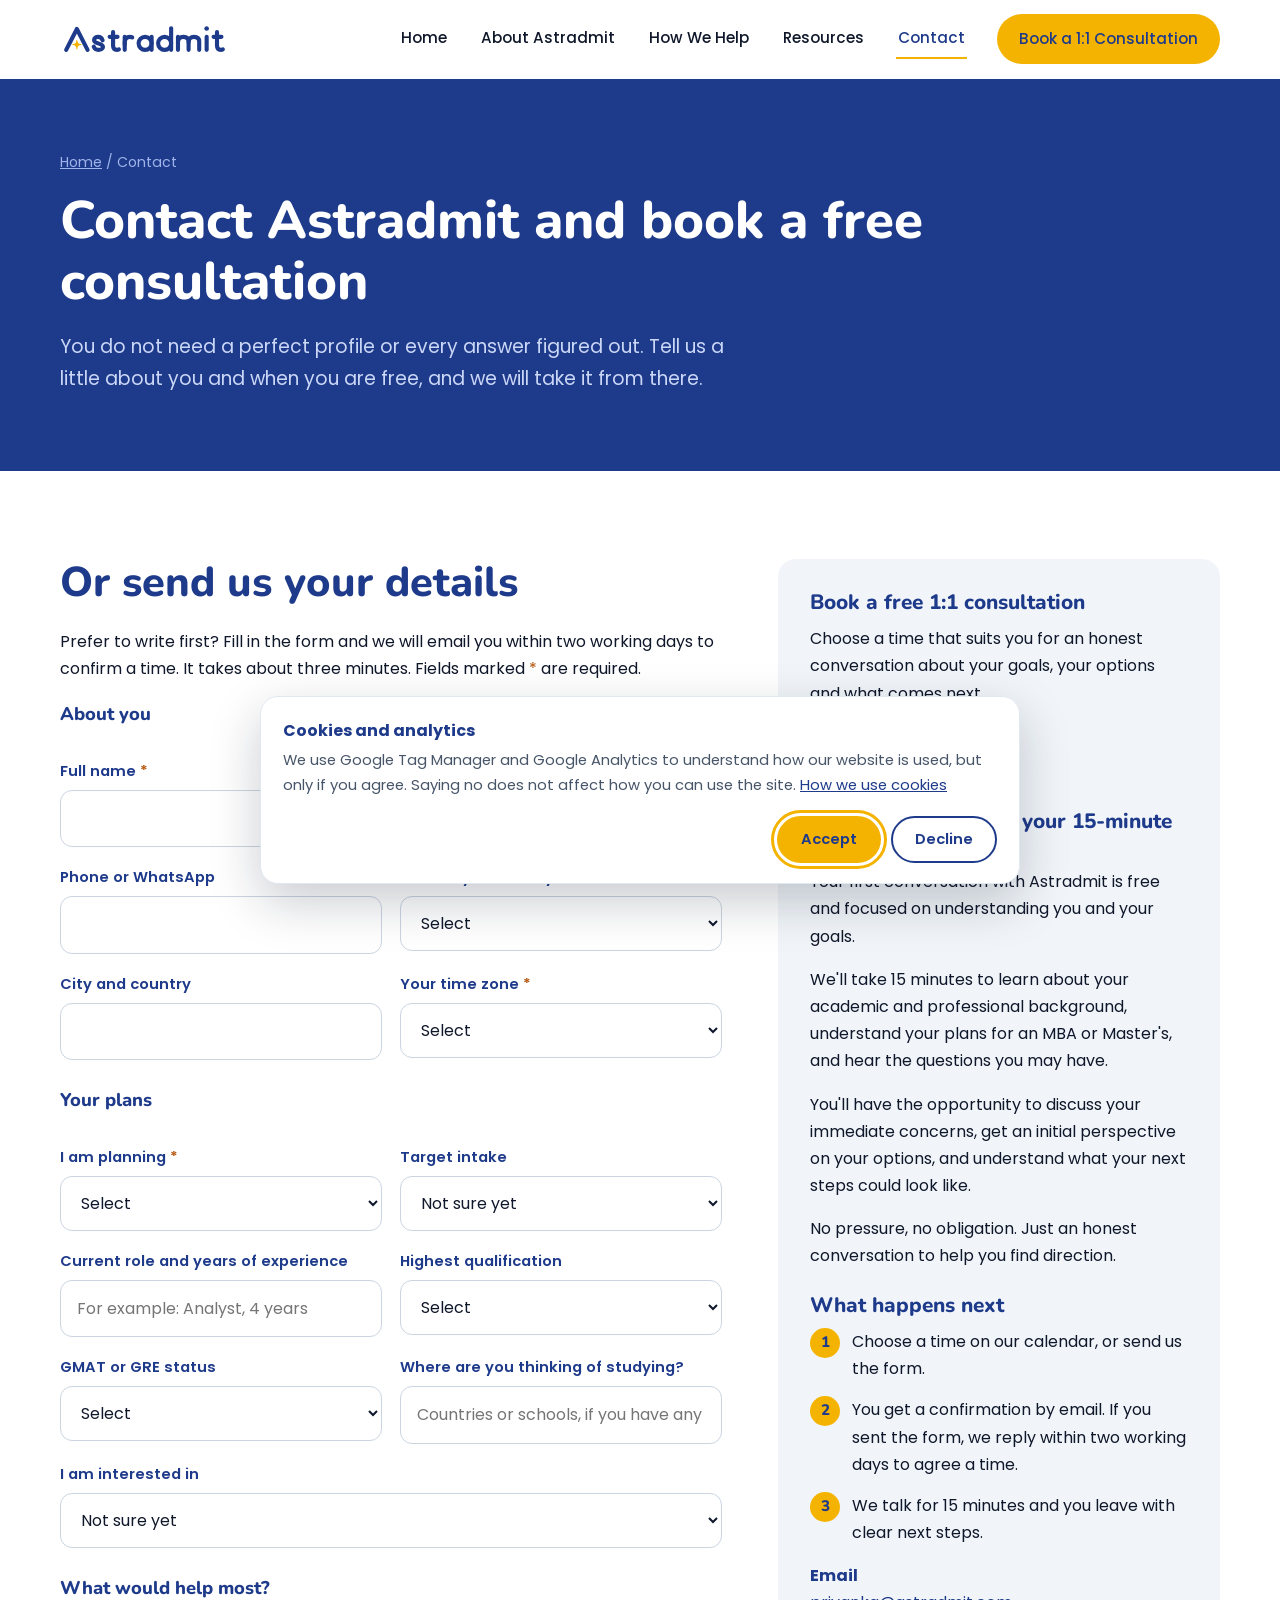
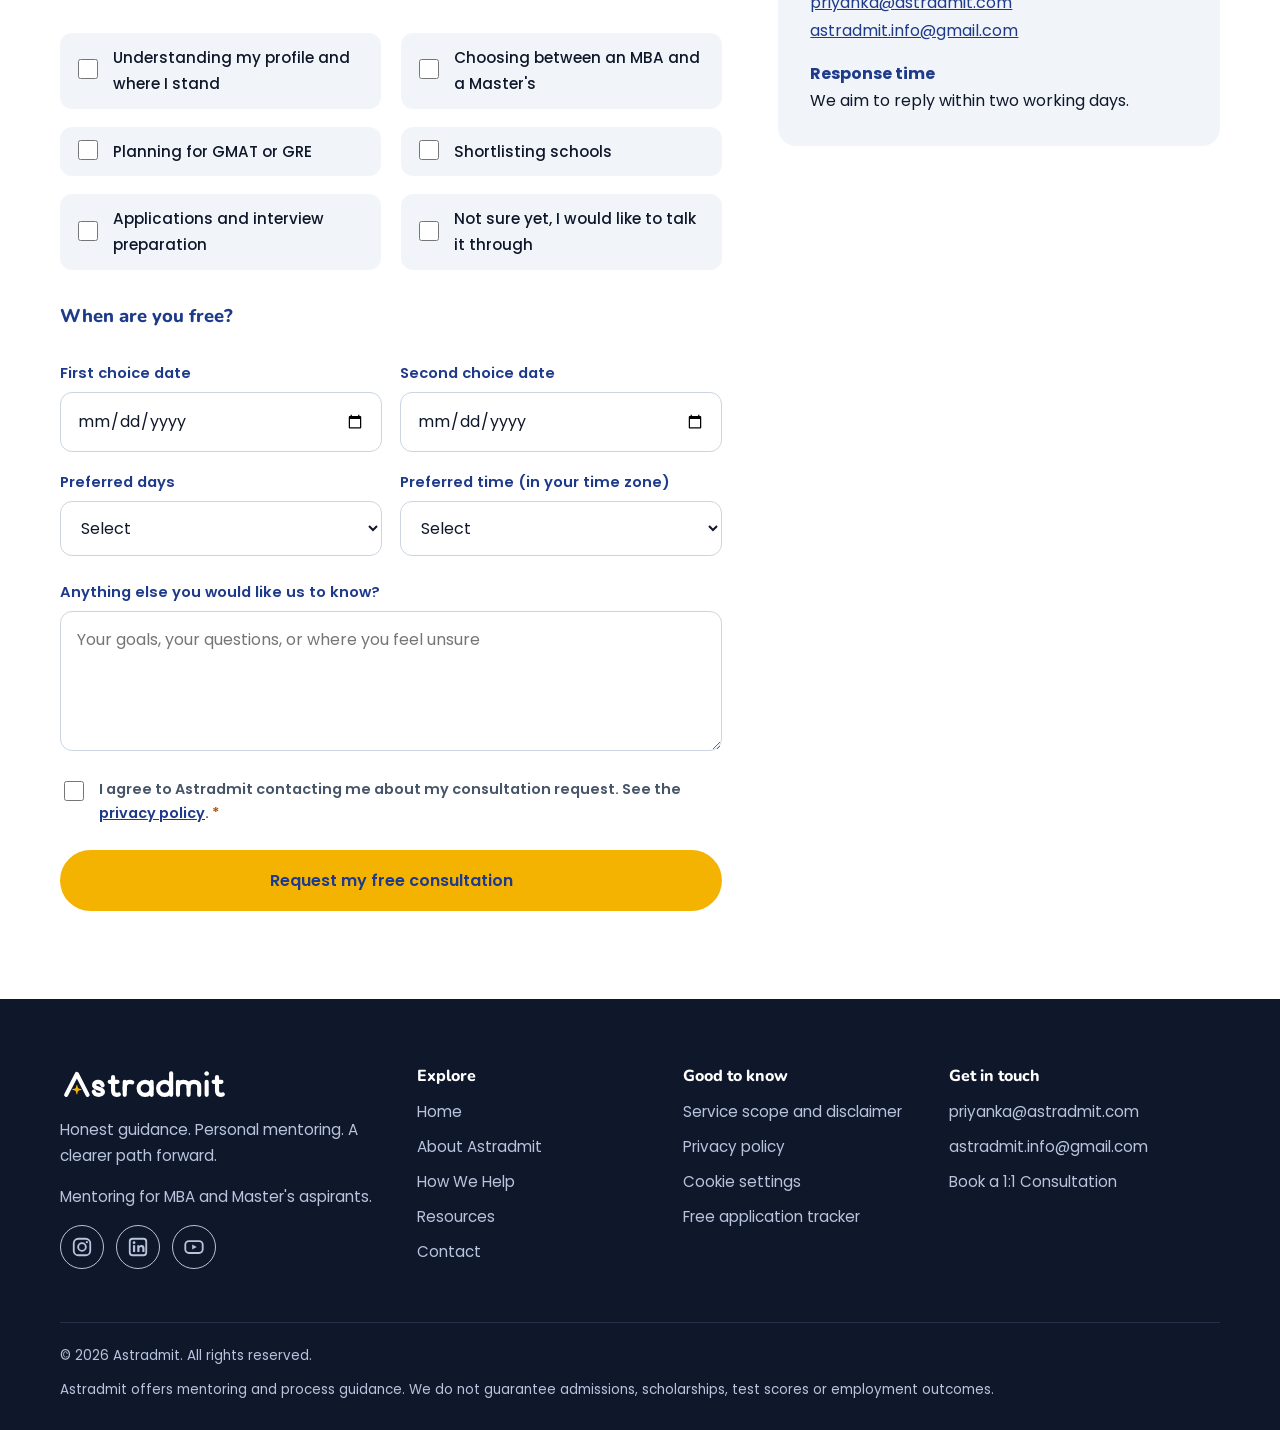
<file: site/contact.html>
<!DOCTYPE html>
<html lang="en" class="no-js">
<head>
<meta charset="utf-8">
<meta name="viewport" content="width=device-width, initial-scale=1">
<!--GA:START-->
<script>window.dataLayer=window.dataLayer||[];function gtag(){dataLayer.push(arguments);}gtag('consent','default',{ad_storage:'denied',ad_user_data:'denied',ad_personalization:'denied',analytics_storage:'denied',wait_for_update:500});try{var o=JSON.parse(localStorage.getItem('astradmit_consent')||'null');if(o&&o.v==='granted'&&Date.now()-o.t<31536000000){gtag('consent','update',{analytics_storage:'granted'});}}catch(e){}</script>
<script>(function(w,d,s,l,i){w[l]=w[l]||[];w[l].push({'gtm.start':new Date().getTime(),event:'gtm.js'});var f=d.getElementsByTagName(s)[0],j=d.createElement(s),dl=l!='dataLayer'?'&l='+l:'';j.async=true;j.src='https://www.googletagmanager.com/gtm.js?id='+i+dl;f.parentNode.insertBefore(j,f);})(window,document,'script','dataLayer','GTM-WQSX7WF4');</script>
<!--GA:END-->
<title>Book a Free 1:1 Consultation | Astradmit</title>
<meta name="description" content="Book a free 15-minute call with Astradmit. Choose a time on our calendar or send us your details to talk about your MBA or Master&#x27;s plans.">
<link rel="canonical" href="https://www.astradmit.com/contact.html">
<meta name="robots" content="index, follow, max-image-preview:large">
<meta name="author" content="Priyanka Khandelwal">
<meta name="theme-color" content="#1E3A8A">
<link rel="icon" href="favicon.ico" sizes="any"><link rel="icon" type="image/svg+xml" href="assets/img/favicon.svg"><link rel="apple-touch-icon" href="assets/img/apple-touch-icon.png">
<link rel="alternate" type="application/rss+xml" title="Astradmit resources" href="feed.xml">
<meta property="og:type" content="website"><meta property="og:site_name" content="Astradmit"><meta property="og:locale" content="en_IN"><meta property="og:title" content="Book a Free 1:1 Consultation | Astradmit"><meta property="og:description" content="Book a free 15-minute call with Astradmit. Choose a time on our calendar or send us your details to talk about your MBA or Master&#x27;s plans.">
<meta property="og:url" content="https://www.astradmit.com/contact.html"><meta property="og:image" content="https://www.astradmit.com/assets/img/og-image.png">
<meta name="twitter:card" content="summary_large_image"><meta name="twitter:title" content="Book a Free 1:1 Consultation | Astradmit"><meta name="twitter:description" content="Book a free 15-minute call with Astradmit. Choose a time on our calendar or send us your details to talk about your MBA or Master&#x27;s plans."><meta name="twitter:image" content="https://www.astradmit.com/assets/img/og-image.png">
<link rel="preconnect" href="https://fonts.googleapis.com"><link rel="preconnect" href="https://fonts.gstatic.com" crossorigin>
<link href="https://fonts.googleapis.com/css2?family=Nunito:wght@700;800&family=Poppins:wght@400;500;600;700&display=swap" rel="stylesheet">
<link rel="stylesheet" href="assets/css/style.css">
<script>document.documentElement.className='js';</script>
<script type="application/ld+json">{
 "@context": "https://schema.org",
 "@type": "ContactPage",
 "url": "https://www.astradmit.com/contact.html",
 "name": "Contact Astradmit",
 "about": {
  "@id": "https://www.astradmit.com/#organization"
 }
}</script>
<script type="application/ld+json">{
 "@context": "https://schema.org",
 "@type": "BreadcrumbList",
 "itemListElement": [
  {
   "@type": "ListItem",
   "position": 1,
   "name": "Home",
   "item": "https://www.astradmit.com/"
  },
  {
   "@type": "ListItem",
   "position": 2,
   "name": "Contact",
   "item": "https://www.astradmit.com/contact.html"
  }
 ]
}</script>
</head>
<body>
<a class="skip" href="#main">Skip to content</a>
<!--HEADER:START-->
<header class="site-header"><div class="container nav-wrap">
<a class="brand" href="index.html" aria-label="Astradmit home"><img src="assets/img/logo.svg" alt="Astradmit" width="169" height="34"></a>
<button class="menu-btn" aria-expanded="false" aria-controls="site-nav" aria-label="Menu"><span></span><span></span><span></span></button>
<nav class="nav" id="site-nav" aria-label="Main"><a href="index.html">Home</a><a href="about.html">About Astradmit</a><a href="how-we-help.html">How We Help</a><a href="resources.html">Resources</a><a href="contact.html" aria-current="page">Contact</a><a class="btn btn-gold" href="https://calendly.com/astradmit-info" target="_blank" rel="noopener">Book a 1:1 Consultation</a></nav>
</div></header>
<!--HEADER:END-->
<main id="main">
<section class="page-hero"><div class="container"><p class="crumbs"><a href="index.html">Home</a> / Contact</p><h1>Contact Astradmit and book a free consultation</h1><p class="lead">You do not need a perfect profile or every answer figured out. Tell us a little about you and when you are free, and we will take it from there.</p></div></section><section><div class="container two-col contact-grid">
<div class="reveal"><h2>Or send us your details</h2><p>Prefer to write first? Fill in the form and we will email you within two working days to confirm a time. It takes about three minutes. Fields marked <span class="req">*</span> are required.</p>
<form class="form js-form" action="https://formsubmit.co/ajax/priyanka@astradmit.com" method="POST" data-redirect="thank-you.html" data-fallback-email="priyanka@astradmit.com">
<input type="hidden" name="_subject" value="New consultation request from the Astradmit website"><input type="hidden" name="form_type" value="consultation-booking">
<input type="hidden" name="_template" value="table"><input type="hidden" name="_captcha" value="false"><input type="hidden" name="_cc" value="astradmit.info@gmail.com">
<input class="hp" type="text" name="_honey" tabindex="-1" autocomplete="off" aria-hidden="true">
<fieldset><legend>About you</legend>
<div class="row2"><div><label for="b-name">Full name <span class="req">*</span></label><input id="b-name" name="name" type="text" required autocomplete="name"></div><div><label for="b-email">Email <span class="req">*</span></label><input id="b-email" name="email" type="email" required autocomplete="email"></div></div>
<div class="row2"><div><label for="b-phone">Phone or WhatsApp</label><input id="b-phone" name="phone" type="tel" autocomplete="tel"></div><div><label for="b-pref">Best way to reach you <span class="req">*</span></label><select id="b-pref" name="preferred_contact" required><option value="" selected disabled>Select</option><option>Email</option><option>Phone call</option><option>WhatsApp</option></select></div></div>
<div class="row2"><div><label for="b-loc">City and country</label><input id="b-loc" name="location" type="text" autocomplete="address-level2"></div><div><label for="b-tz">Your time zone <span class="req">*</span></label><select id="b-tz" name="time_zone" required><option value="" selected disabled>Select</option><option>India (IST)</option><option>United Arab Emirates (GST)</option><option>United Kingdom (GMT/BST)</option><option>Singapore (SGT)</option><option>United States, Eastern</option><option>United States, Pacific</option><option>Other (please mention below)</option></select></div></div>
</fieldset>
<fieldset><legend>Your plans</legend>
<div class="row2"><div><label for="b-plan">I am planning <span class="req">*</span></label><select id="b-plan" name="planning" required><option value="" selected disabled>Select</option><option>An MBA</option><option>A Master&#x27;s degree</option><option>Not sure yet</option></select></div><div><label for="b-intake">Target intake</label><select id="b-intake" name="target_intake"><option>Not sure yet</option><option>2027</option><option>2028</option><option>Later</option></select></div></div>
<div class="row2"><div><label for="b-role">Current role and years of experience</label><input id="b-role" name="current_role" type="text" placeholder="For example: Analyst, 4 years"></div><div><label for="b-qual">Highest qualification</label><select id="b-qual" name="highest_qualification"><option value="" selected disabled>Select</option><option>Bachelor&#x27;s degree</option><option>Master&#x27;s degree</option><option>Other</option></select></div></div>
<div class="row2"><div><label for="b-test">GMAT or GRE status</label><select id="b-test" name="test_status"><option value="" selected disabled>Select</option><option>Not started</option><option>Still deciding which test</option><option>Preparing</option><option>Already taken</option></select></div><div><label for="b-dest">Where are you thinking of studying?</label><input id="b-dest" name="study_destinations" type="text" placeholder="Countries or schools, if you have any"></div></div>
<div><label for="b-int">I am interested in</label><select id="b-int" name="interested_in"><option>Not sure yet</option><option>Profile &amp; Direction Review</option><option>Preparation &amp; Profile Mentoring</option><option>Admissions Journey Mentoring</option></select></div>
</fieldset>
<fieldset><legend>What would help most?</legend><div class="checks"><label class="check"><input type="checkbox" name="help_areas" value="Understanding my profile and where I stand"><span>Understanding my profile and where I stand</span></label><label class="check"><input type="checkbox" name="help_areas" value="Choosing between an MBA and a Master&#x27;s"><span>Choosing between an MBA and a Master&#x27;s</span></label><label class="check"><input type="checkbox" name="help_areas" value="Planning for GMAT or GRE"><span>Planning for GMAT or GRE</span></label><label class="check"><input type="checkbox" name="help_areas" value="Shortlisting schools"><span>Shortlisting schools</span></label><label class="check"><input type="checkbox" name="help_areas" value="Applications and interview preparation"><span>Applications and interview preparation</span></label><label class="check"><input type="checkbox" name="help_areas" value="Not sure yet, I would like to talk it through"><span>Not sure yet, I would like to talk it through</span></label></div></fieldset>
<fieldset><legend>When are you free?</legend>
<div class="row2"><div><label for="b-d1">First choice date</label><input id="b-d1" name="first_choice_date" type="date"></div><div><label for="b-d2">Second choice date</label><input id="b-d2" name="second_choice_date" type="date"></div></div>
<div class="row2"><div><label for="b-days">Preferred days</label><select id="b-days" name="preferred_days"><option value="" selected disabled>Select</option><option>Weekdays</option><option>Weekends</option><option>Either</option></select></div><div><label for="b-time">Preferred time (in your time zone)</label><select id="b-time" name="preferred_time"><option value="" selected disabled>Select</option><option>Morning (9 am to 12 pm)</option><option>Afternoon (12 pm to 5 pm)</option><option>Evening (5 pm to 9 pm)</option><option>Flexible</option></select></div></div>
</fieldset>
<div><label for="b-msg">Anything else you would like us to know?</label><textarea id="b-msg" name="message" placeholder="Your goals, your questions, or where you feel unsure"></textarea></div>
<label class="check"><input type="checkbox" name="consent" value="agreed" required><span>I agree to Astradmit contacting me about my consultation request. See the <a href="privacy.html">privacy policy</a>. <span class="req">*</span></span></label>
<button class="btn btn-gold" type="submit">Request my free consultation</button><div class="form-msg" role="status" aria-live="polite"></div>
</form></div>
<aside class="reveal"><div class="contact-card">
<h3>Book a free 1:1 consultation</h3>
<p>Choose a time that suits you for an honest conversation about your goals, your options and what comes next.</p>
<p><a class="btn btn-gold" href="https://calendly.com/astradmit-info" target="_blank" rel="noopener">Choose a time</a></p>
<h3 style="margin-top:24px">What to expect from your 15-minute call</h3>
<p>Your first conversation with Astradmit is free and focused on understanding you and your goals.</p>
<p>We'll take 15 minutes to learn about your academic and professional background, understand your plans for an MBA or Master's, and hear the questions you may have.</p>
<p>You'll have the opportunity to discuss your immediate concerns, get an initial perspective on your options, and understand what your next steps could look like.</p>
<p>No pressure, no obligation. Just an honest conversation to help you find direction.</p>
<h3 style="margin-top:24px">What happens next</h3>
<ol class="side-list"><li><span class="n">1</span><span>Choose a time on our calendar, or send us the form.</span></li><li><span class="n">2</span><span>You get a confirmation by email. If you sent the form, we reply within two working days to agree a time.</span></li><li><span class="n">3</span><span>We talk for 15 minutes and you leave with clear next steps.</span></li></ol>
<dl><dt>Email</dt><dd><a href="mailto:priyanka@astradmit.com">priyanka@astradmit.com</a><br><a href="mailto:astradmit.info@gmail.com">astradmit.info@gmail.com</a></dd><dt>Response time</dt><dd>We aim to reply within two working days.</dd></dl></div></aside>
</div></section>
</main>
<!--FOOTER:START-->
<footer class="site-footer"><div class="container">
<div class="foot-grid">
<div><img class="logo" src="assets/img/logo-reversed.svg" alt="Astradmit" width="169" height="34"><p>Honest guidance. Personal mentoring. A clearer path forward.</p><p>Mentoring for MBA and Master's aspirants.</p><ul class="social" aria-label="Astradmit on social media"><li><a href="https://www.instagram.com/astradmitofficial/" target="_blank" rel="noopener me" aria-label="Instagram (opens in a new tab)"><svg viewBox="0 0 24 24" aria-hidden="true"><rect x="3" y="3" width="18" height="18" rx="5" fill="none" stroke="currentColor" stroke-width="2"/><circle cx="12" cy="12" r="4.2" fill="none" stroke="currentColor" stroke-width="2"/><circle cx="17.3" cy="6.7" r="1.2" fill="currentColor"/></svg></a></li><li><a href="https://in.linkedin.com/company/astradmit" target="_blank" rel="noopener me" aria-label="LinkedIn (opens in a new tab)"><svg viewBox="0 0 24 24" aria-hidden="true"><rect x="3" y="3" width="18" height="18" rx="3" fill="none" stroke="currentColor" stroke-width="2"/><rect x="6.5" y="10" width="2.4" height="7.5" fill="currentColor"/><circle cx="7.7" cy="7.3" r="1.5" fill="currentColor"/><path d="M11.2 10h2.3v1.1c.5-.8 1.4-1.3 2.6-1.3 2.2 0 3 1.4 3 3.6v4.1h-2.4v-3.7c0-1-.3-1.8-1.4-1.8s-1.7.8-1.7 1.9v3.6h-2.4z" fill="currentColor"/></svg></a></li><li><a href="https://www.youtube.com/channel/UC2kbaCmQCtwkBG3R37TDoyw" target="_blank" rel="noopener me" aria-label="YouTube (opens in a new tab)"><svg viewBox="0 0 24 24" aria-hidden="true"><rect x="2.5" y="5.5" width="19" height="13" rx="4" fill="none" stroke="currentColor" stroke-width="2"/><path d="M10 9.2v5.6l5-2.8z" fill="currentColor"/></svg></a></li></ul></div>
<div><h4>Explore</h4><ul><li><a href="index.html">Home</a></li><li><a href="about.html">About Astradmit</a></li><li><a href="how-we-help.html">How We Help</a></li><li><a href="resources.html">Resources</a></li><li><a href="contact.html">Contact</a></li></ul></div>
<div><h4>Good to know</h4><ul><li><a href="terms.html">Service scope and disclaimer</a></li><li><a href="privacy.html">Privacy policy</a></li><li><button type="button" class="linkbtn" data-open-consent>Cookie settings</button></li><li><a href="assets/downloads/Astradmit_MBA-Masters_Application-Tracker.xlsx" download>Free application tracker</a></li></ul></div>
<div><h4>Get in touch</h4><ul><li><a href="mailto:priyanka@astradmit.com">priyanka@astradmit.com</a></li><li><a href="mailto:astradmit.info@gmail.com">astradmit.info@gmail.com</a></li><li><a href="https://calendly.com/astradmit-info" target="_blank" rel="noopener">Book a 1:1 Consultation</a></li></ul></div>
</div>
<div class="fine"><span>&copy; <span id="year">2026</span> Astradmit. All rights reserved.</span><span>Astradmit offers mentoring and process guidance. We do not guarantee admissions, scholarships, test scores or employment outcomes.</span></div>
</div></footer>
<div class="consent" id="consent-banner" role="dialog" aria-modal="false" aria-labelledby="consent-title" hidden>
<div><strong id="consent-title">Cookies and analytics</strong><p>We use Google Tag Manager and Google Analytics to understand how our website is used, but only if you agree. Saying no does not affect how you can use the site. <a href="privacy.html#cookies">How we use cookies</a></p></div>
<div class="consent-actions"><button type="button" class="btn btn-gold" data-consent="granted">Accept</button><button type="button" class="btn btn-outline" data-consent="denied">Decline</button></div>
</div>
<!--FOOTER:END-->
<script src="assets/js/main.js" defer></script>
</body>
</html>
</file>
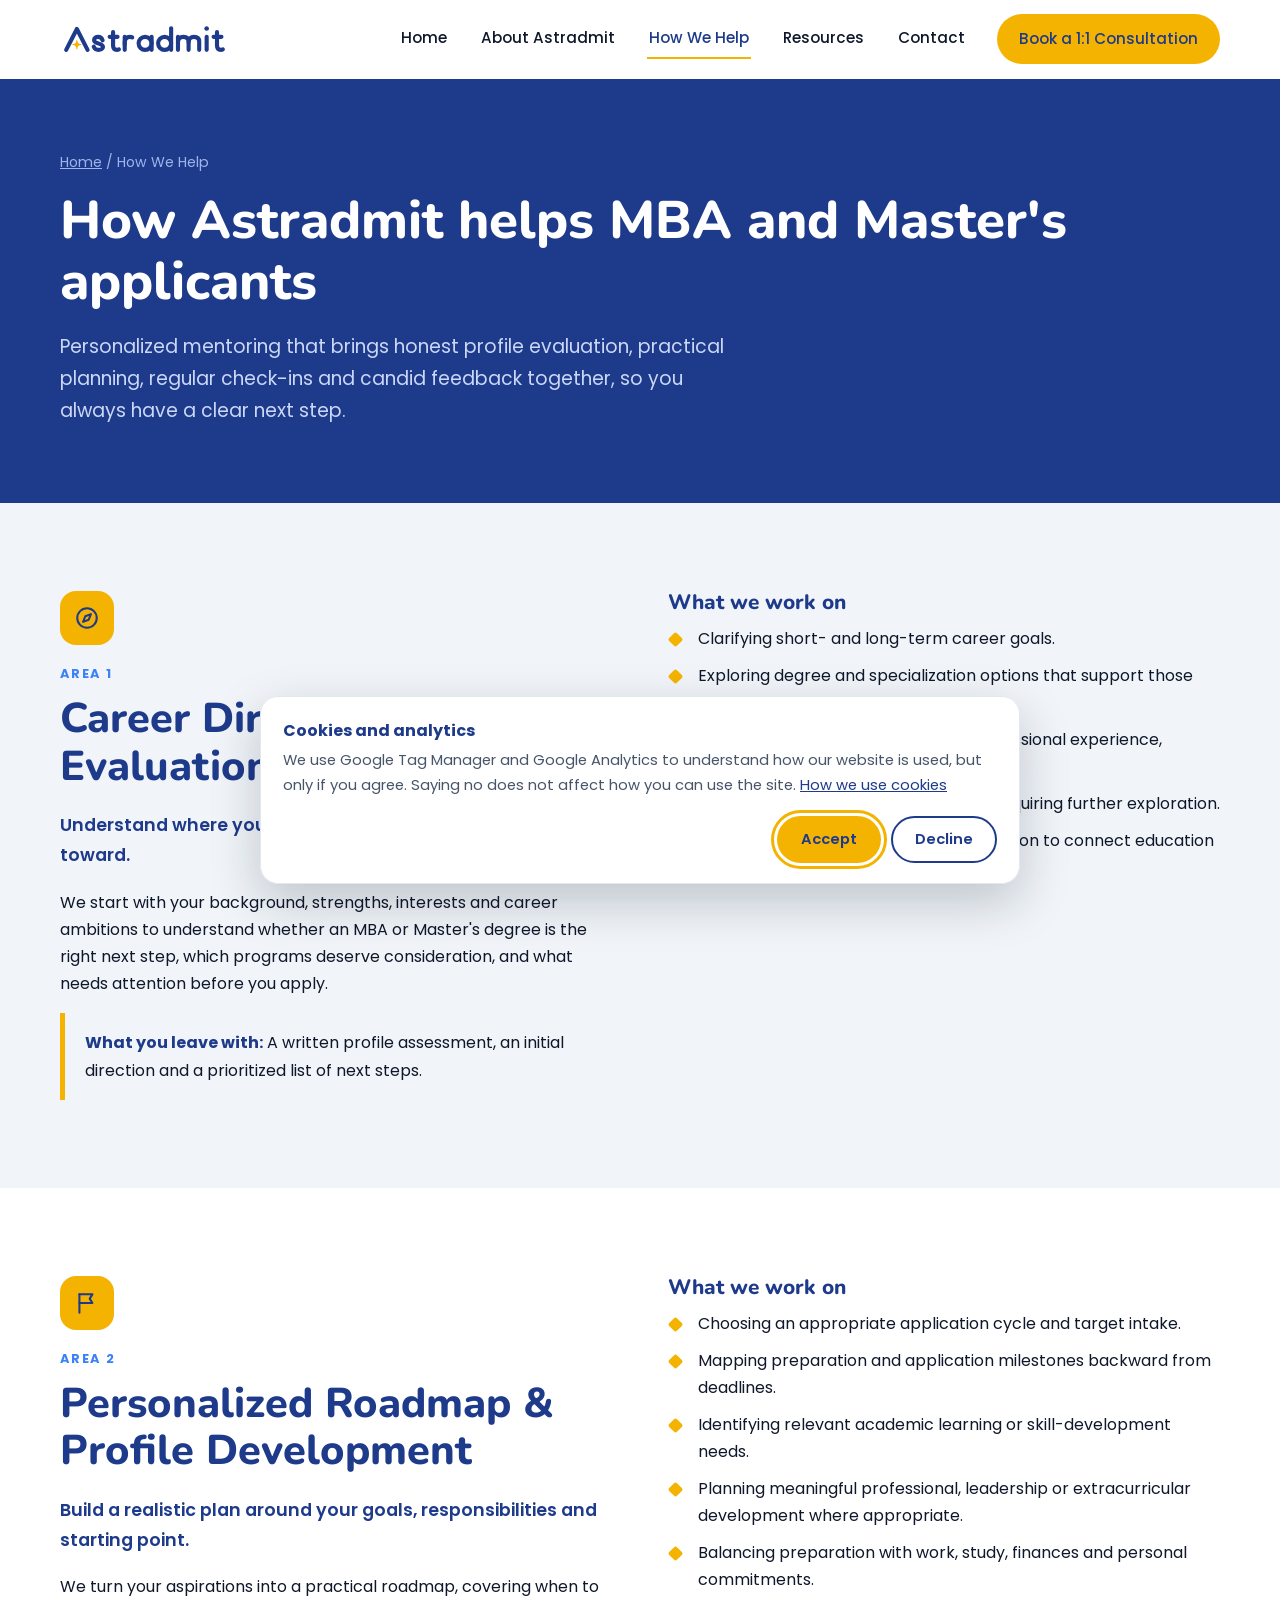
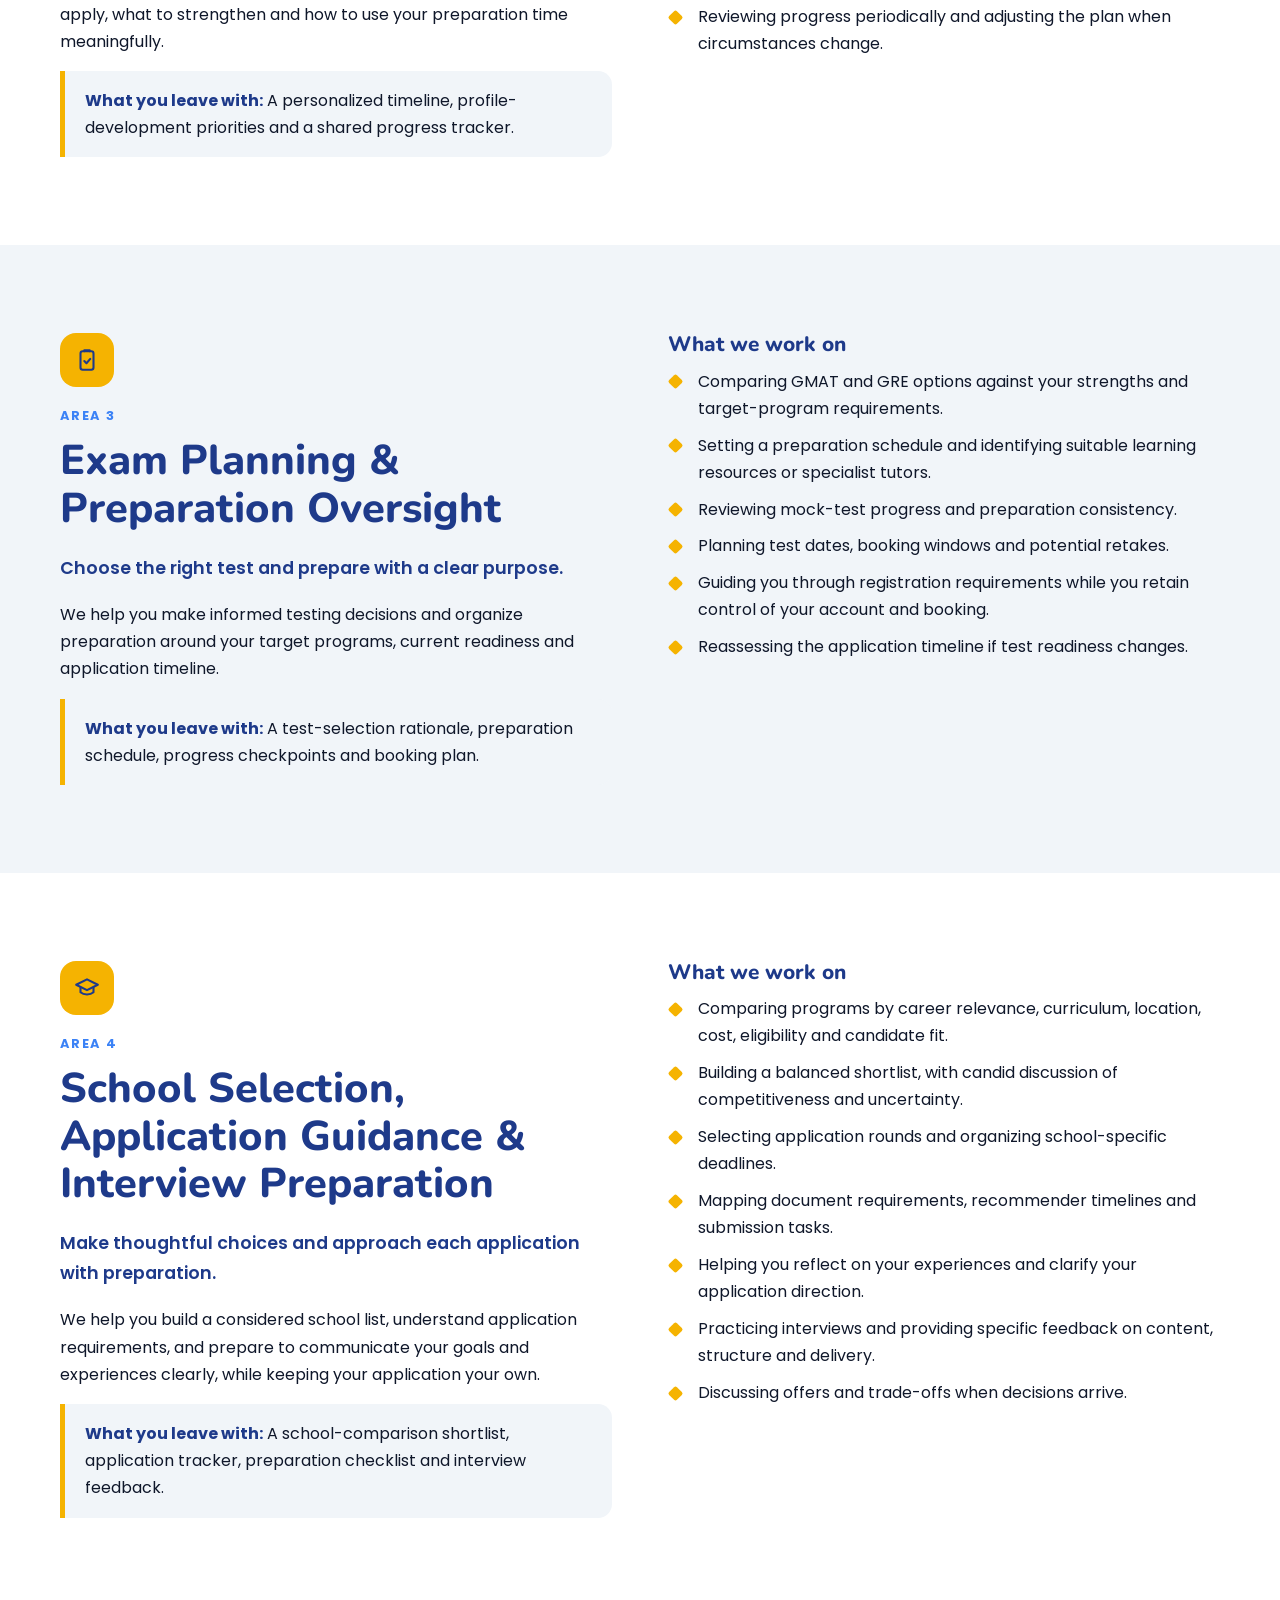
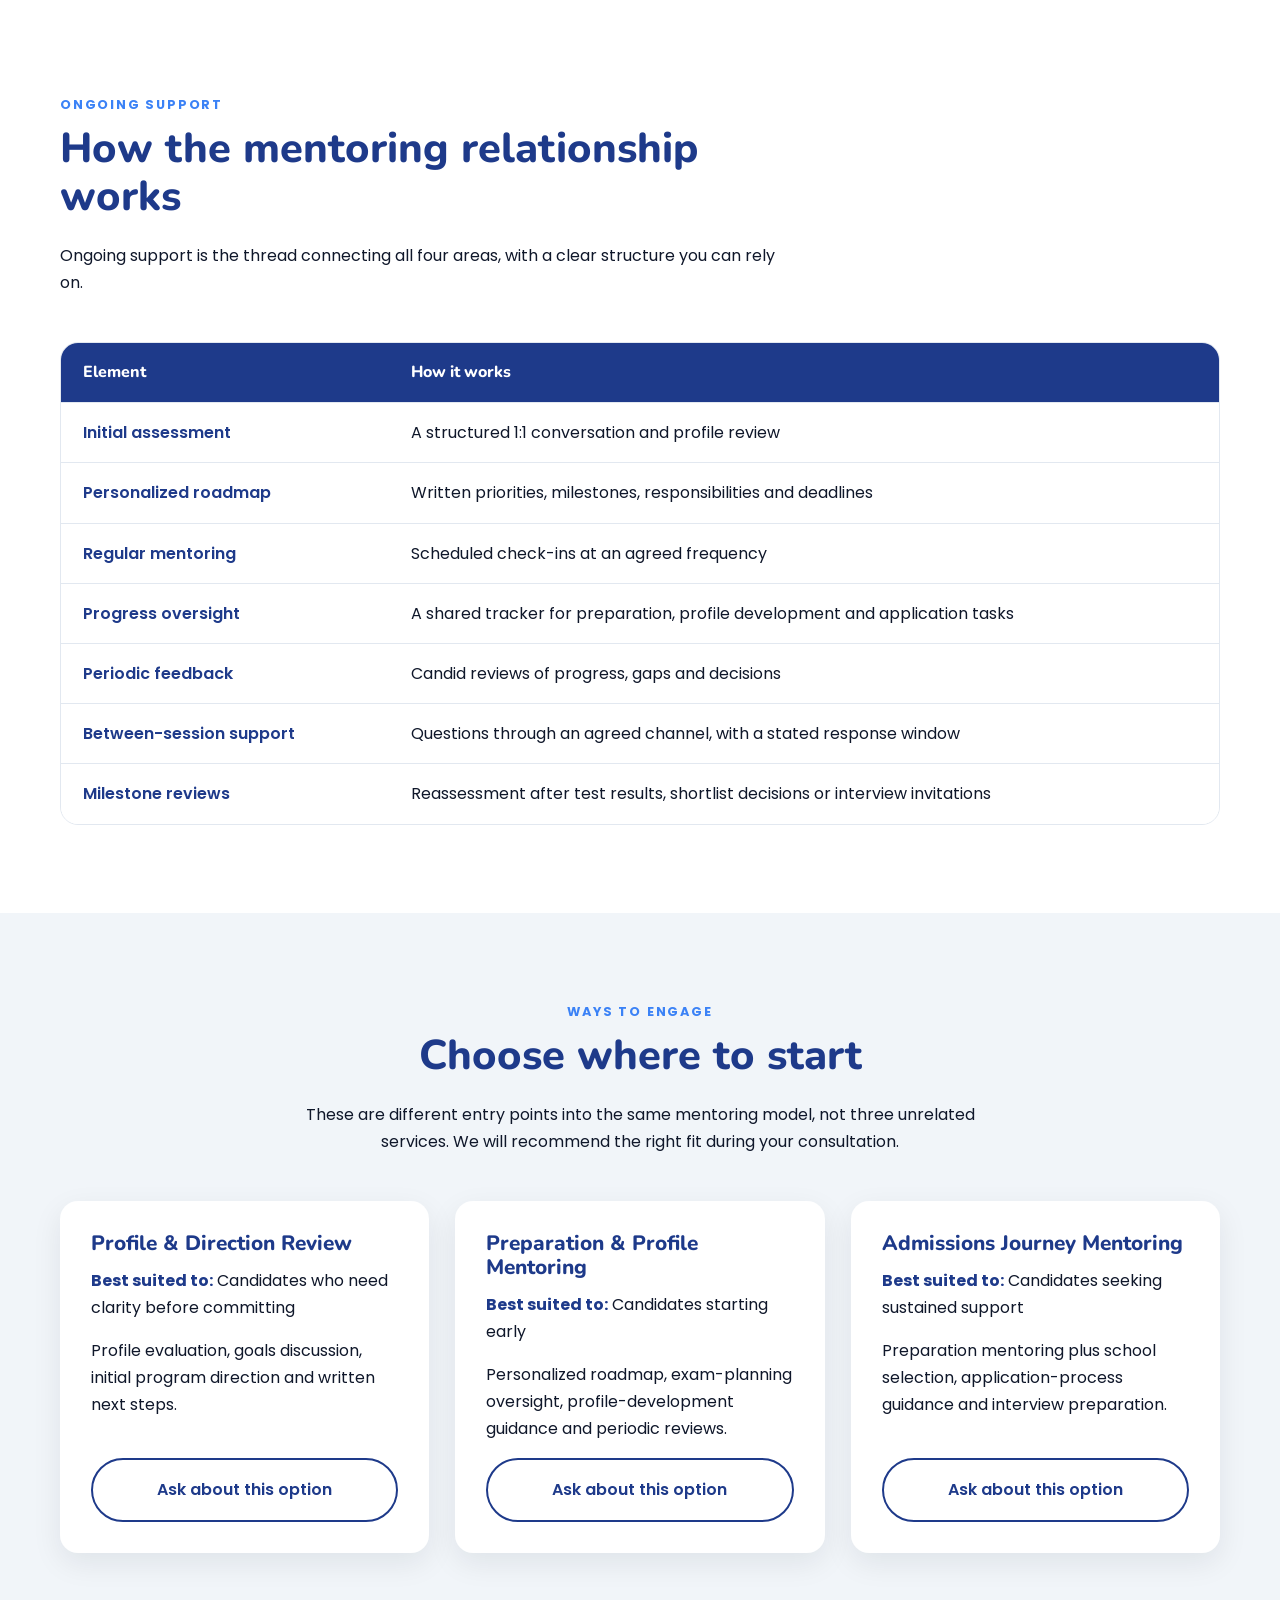
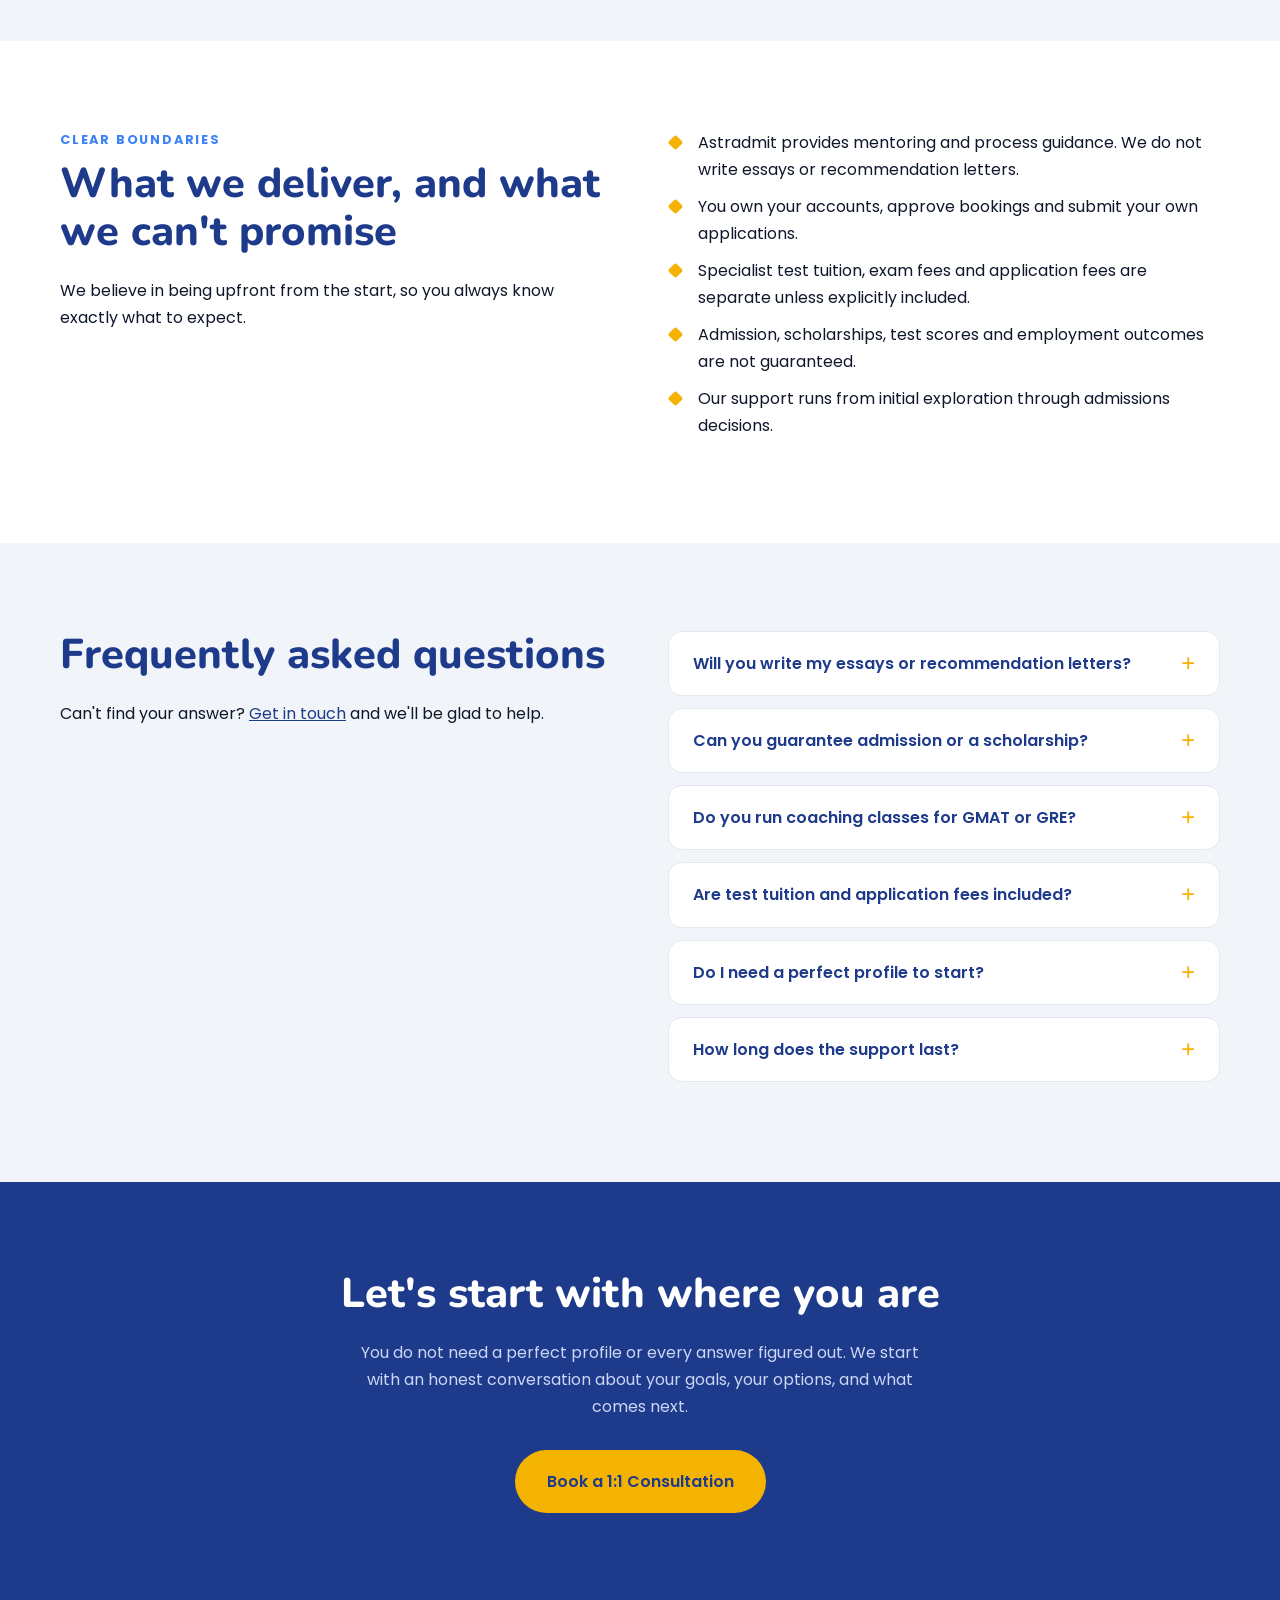
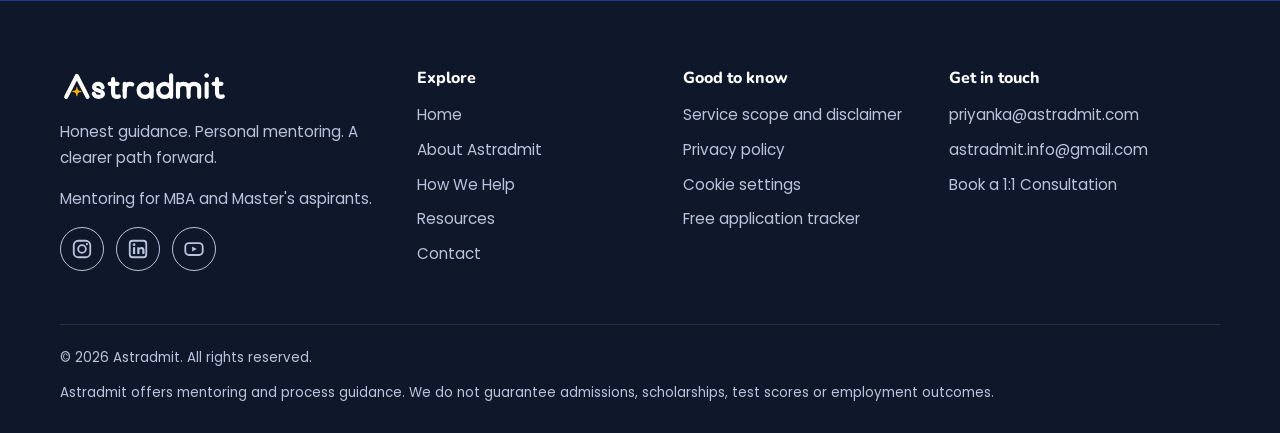
<file: site/how-we-help.html>
<!DOCTYPE html>
<html lang="en" class="no-js">
<head>
<meta charset="utf-8">
<meta name="viewport" content="width=device-width, initial-scale=1">
<!--GA:START-->
<script>window.dataLayer=window.dataLayer||[];function gtag(){dataLayer.push(arguments);}gtag('consent','default',{ad_storage:'denied',ad_user_data:'denied',ad_personalization:'denied',analytics_storage:'denied',wait_for_update:500});try{var o=JSON.parse(localStorage.getItem('astradmit_consent')||'null');if(o&&o.v==='granted'&&Date.now()-o.t<31536000000){gtag('consent','update',{analytics_storage:'granted'});}}catch(e){}</script>
<script>(function(w,d,s,l,i){w[l]=w[l]||[];w[l].push({'gtm.start':new Date().getTime(),event:'gtm.js'});var f=d.getElementsByTagName(s)[0],j=d.createElement(s),dl=l!='dataLayer'?'&l='+l:'';j.async=true;j.src='https://www.googletagmanager.com/gtm.js?id='+i+dl;f.parentNode.insertBefore(j,f);})(window,document,'script','dataLayer','GTM-WQSX7WF4');</script>
<!--GA:END-->
<title>How We Help | MBA and Master&#x27;s Mentoring | Astradmit</title>
<meta name="description" content="Profile evaluation, personalized planning, GMAT and GRE strategy, school selection and interview preparation, with one consistent mentor.">
<link rel="canonical" href="https://www.astradmit.com/how-we-help.html">
<meta name="robots" content="index, follow, max-image-preview:large">
<meta name="author" content="Priyanka Khandelwal">
<meta name="theme-color" content="#1E3A8A">
<link rel="icon" href="favicon.ico" sizes="any"><link rel="icon" type="image/svg+xml" href="assets/img/favicon.svg"><link rel="apple-touch-icon" href="assets/img/apple-touch-icon.png">
<link rel="alternate" type="application/rss+xml" title="Astradmit resources" href="feed.xml">
<meta property="og:type" content="website"><meta property="og:site_name" content="Astradmit"><meta property="og:locale" content="en_IN"><meta property="og:title" content="How We Help | MBA and Master&#x27;s Mentoring | Astradmit"><meta property="og:description" content="Profile evaluation, personalized planning, GMAT and GRE strategy, school selection and interview preparation, with one consistent mentor.">
<meta property="og:url" content="https://www.astradmit.com/how-we-help.html"><meta property="og:image" content="https://www.astradmit.com/assets/img/og-image.png">
<meta name="twitter:card" content="summary_large_image"><meta name="twitter:title" content="How We Help | MBA and Master&#x27;s Mentoring | Astradmit"><meta name="twitter:description" content="Profile evaluation, personalized planning, GMAT and GRE strategy, school selection and interview preparation, with one consistent mentor."><meta name="twitter:image" content="https://www.astradmit.com/assets/img/og-image.png">
<link rel="preconnect" href="https://fonts.googleapis.com"><link rel="preconnect" href="https://fonts.gstatic.com" crossorigin>
<link href="https://fonts.googleapis.com/css2?family=Nunito:wght@700;800&family=Poppins:wght@400;500;600;700&display=swap" rel="stylesheet">
<link rel="stylesheet" href="assets/css/style.css">
<script>document.documentElement.className='js';</script>
<script type="application/ld+json">{
 "@context": "https://schema.org",
 "@type": "FAQPage",
 "mainEntity": [
  {
   "@type": "Question",
   "name": "Will you write my essays or recommendation letters?",
   "acceptedAnswer": {
    "@type": "Answer",
    "text": "No. We guide your thinking and preparation, and give feedback on direction, but your application stays your own work."
   }
  },
  {
   "@type": "Question",
   "name": "Can you guarantee admission or a scholarship?",
   "acceptedAnswer": {
    "@type": "Answer",
    "text": "No. Admission, scholarships, test scores and employment outcomes depend on many factors outside anyone's control, so we never promise them. What we promise is honest feedback and a clear plan."
   }
  },
  {
   "@type": "Question",
   "name": "Do you run coaching classes for GMAT or GRE?",
   "acceptedAnswer": {
    "@type": "Answer",
    "text": "We do not run in-house coaching. We help you choose the right test and plan your preparation, and when you need focused tuition we help you connect with relevant specialists and established learning providers."
   }
  },
  {
   "@type": "Question",
   "name": "Are test tuition and application fees included?",
   "acceptedAnswer": {
    "@type": "Answer",
    "text": "Specialist test tuition, exam fees and application fees are separate unless explicitly included in the option you choose."
   }
  },
  {
   "@type": "Question",
   "name": "Do I need a perfect profile to start?",
   "acceptedAnswer": {
    "@type": "Answer",
    "text": "No. You do not need a perfect profile or every answer figured out. We start with an honest conversation about your goals, your options and what comes next."
   }
  },
  {
   "@type": "Question",
   "name": "How long does the support last?",
   "acceptedAnswer": {
    "@type": "Answer",
    "text": "Support runs from your initial exploration through admissions decisions."
   }
  }
 ]
}</script>
<script type="application/ld+json">{
 "@context": "https://schema.org",
 "@type": "BreadcrumbList",
 "itemListElement": [
  {
   "@type": "ListItem",
   "position": 1,
   "name": "Home",
   "item": "https://www.astradmit.com/"
  },
  {
   "@type": "ListItem",
   "position": 2,
   "name": "How We Help",
   "item": "https://www.astradmit.com/how-we-help.html"
  }
 ]
}</script>
</head>
<body>
<a class="skip" href="#main">Skip to content</a>
<!--HEADER:START-->
<header class="site-header"><div class="container nav-wrap">
<a class="brand" href="index.html" aria-label="Astradmit home"><img src="assets/img/logo.svg" alt="Astradmit" width="169" height="34"></a>
<button class="menu-btn" aria-expanded="false" aria-controls="site-nav" aria-label="Menu"><span></span><span></span><span></span></button>
<nav class="nav" id="site-nav" aria-label="Main"><a href="index.html">Home</a><a href="about.html">About Astradmit</a><a href="how-we-help.html" aria-current="page">How We Help</a><a href="resources.html">Resources</a><a href="contact.html">Contact</a><a class="btn btn-gold" href="https://calendly.com/astradmit-info" target="_blank" rel="noopener">Book a 1:1 Consultation</a></nav>
</div></header>
<!--HEADER:END-->
<main id="main">
<section class="page-hero"><div class="container"><p class="crumbs"><a href="index.html">Home</a> / How We Help</p><h1>How Astradmit helps MBA and Master's applicants</h1><p class="lead">Personalized mentoring that brings honest profile evaluation, practical planning, regular check-ins and candid feedback together, so you always have a clear next step.</p></div></section><section id="profile" class="alt"><div class="container two-col"><div class="reveal"><div class="icon gold"><svg viewBox="0 0 24 24" aria-hidden="true"><circle cx="12" cy="12" r="9"/><path d="M15.6 8.4l-2 5.2-5.2 2 2-5.2z"/></svg></div><p class="kicker">Area 1</p><h2>Career Direction &amp; Profile Evaluation</h2><p class="lead" style="color:var(--navy);font-weight:600;font-size:1.1rem">Understand where you stand, and what you are working toward.</p><p>We start with your background, strengths, interests and career ambitions to understand whether an MBA or Master&#x27;s degree is the right next step, which programs deserve consideration, and what needs attention before you apply.</p><div class="leave"><strong>What you leave with:</strong> A written profile assessment, an initial direction and a prioritized list of next steps.</div></div>
<div class="reveal"><h3>What we work on</h3><ul class="ticks"><li>Clarifying short- and long-term career goals.</li><li>Exploring degree and specialization options that support those goals.</li><li>Evaluating academic background, professional experience, achievements and test readiness.</li><li>Identifying strengths, gaps and areas requiring further exploration.</li><li>Reviewing program and career information to connect education choices with realistic opportunities.</li></ul></div></div></section><section id="planning"><div class="container two-col"><div class="reveal"><div class="icon gold"><svg viewBox="0 0 24 24" aria-hidden="true"><path d="M5 21V4"/><path d="M5 4h12l-2.5 4L17 12H5"/></svg></div><p class="kicker">Area 2</p><h2>Personalized Roadmap &amp; Profile Development</h2><p class="lead" style="color:var(--navy);font-weight:600;font-size:1.1rem">Build a realistic plan around your goals, responsibilities and starting point.</p><p>We turn your aspirations into a practical roadmap, covering when to apply, what to strengthen and how to use your preparation time meaningfully.</p><div class="leave"><strong>What you leave with:</strong> A personalized timeline, profile-development priorities and a shared progress tracker.</div></div>
<div class="reveal"><h3>What we work on</h3><ul class="ticks"><li>Choosing an appropriate application cycle and target intake.</li><li>Mapping preparation and application milestones backward from deadlines.</li><li>Identifying relevant academic learning or skill-development needs.</li><li>Planning meaningful professional, leadership or extracurricular development where appropriate.</li><li>Balancing preparation with work, study, finances and personal commitments.</li><li>Reviewing progress periodically and adjusting the plan when circumstances change.</li></ul></div></div></section><section id="exams" class="alt"><div class="container two-col"><div class="reveal"><div class="icon gold"><svg viewBox="0 0 24 24" aria-hidden="true"><rect x="6" y="4" width="12" height="17" rx="2"/><path d="M9.5 4V3h5v1"/><path d="M9.5 13l2 2 3.5-4"/></svg></div><p class="kicker">Area 3</p><h2>Exam Planning &amp; Preparation Oversight</h2><p class="lead" style="color:var(--navy);font-weight:600;font-size:1.1rem">Choose the right test and prepare with a clear purpose.</p><p>We help you make informed testing decisions and organize preparation around your target programs, current readiness and application timeline.</p><div class="leave"><strong>What you leave with:</strong> A test-selection rationale, preparation schedule, progress checkpoints and booking plan.</div></div>
<div class="reveal"><h3>What we work on</h3><ul class="ticks"><li>Comparing GMAT and GRE options against your strengths and target-program requirements.</li><li>Setting a preparation schedule and identifying suitable learning resources or specialist tutors.</li><li>Reviewing mock-test progress and preparation consistency.</li><li>Planning test dates, booking windows and potential retakes.</li><li>Guiding you through registration requirements while you retain control of your account and booking.</li><li>Reassessing the application timeline if test readiness changes.</li></ul></div></div></section><section id="admissions"><div class="container two-col"><div class="reveal"><div class="icon gold"><svg viewBox="0 0 24 24" aria-hidden="true"><path d="M2 9l10-5 10 5-10 5z"/><path d="M6 11.5V16c3 2.6 9 2.6 12 0v-4.5"/></svg></div><p class="kicker">Area 4</p><h2>School Selection, Application Guidance &amp; Interview Preparation</h2><p class="lead" style="color:var(--navy);font-weight:600;font-size:1.1rem">Make thoughtful choices and approach each application with preparation.</p><p>We help you build a considered school list, understand application requirements, and prepare to communicate your goals and experiences clearly, while keeping your application your own.</p><div class="leave"><strong>What you leave with:</strong> A school-comparison shortlist, application tracker, preparation checklist and interview feedback.</div></div>
<div class="reveal"><h3>What we work on</h3><ul class="ticks"><li>Comparing programs by career relevance, curriculum, location, cost, eligibility and candidate fit.</li><li>Building a balanced shortlist, with candid discussion of competitiveness and uncertainty.</li><li>Selecting application rounds and organizing school-specific deadlines.</li><li>Mapping document requirements, recommender timelines and submission tasks.</li><li>Helping you reflect on your experiences and clarify your application direction.</li><li>Practicing interviews and providing specific feedback on content, structure and delivery.</li><li>Discussing offers and trade-offs when decisions arrive.</li></ul></div></div></section><section><div class="container"><div class="section-head reveal"><p class="kicker">Ongoing support</p><h2>How the mentoring relationship works</h2><p>Ongoing support is the thread connecting all four areas, with a clear structure you can rely on.</p></div>
<div class="table-wrap reveal"><table><thead><tr><th>Element</th><th>How it works</th></tr></thead><tbody><tr><td>Initial assessment</td><td>A structured 1:1 conversation and profile review</td></tr><tr><td>Personalized roadmap</td><td>Written priorities, milestones, responsibilities and deadlines</td></tr><tr><td>Regular mentoring</td><td>Scheduled check-ins at an agreed frequency</td></tr><tr><td>Progress oversight</td><td>A shared tracker for preparation, profile development and application tasks</td></tr><tr><td>Periodic feedback</td><td>Candid reviews of progress, gaps and decisions</td></tr><tr><td>Between-session support</td><td>Questions through an agreed channel, with a stated response window</td></tr><tr><td>Milestone reviews</td><td>Reassessment after test results, shortlist decisions or interview invitations</td></tr></tbody></table></div></div></section>
<section class="alt"><div class="container"><div class="section-head center reveal"><p class="kicker">Ways to engage</p><h2>Choose where to start</h2><p>These are different entry points into the same mentoring model, not three unrelated services. We will recommend the right fit during your consultation.</p></div>
<div class="grid g3"><article class="card reveal"><h3>Profile &amp; Direction Review</h3><p><strong style="color:var(--navy)">Best suited to:</strong> Candidates who need clarity before committing</p><p>Profile evaluation, goals discussion, initial program direction and written next steps.</p><a class="btn btn-outline" style="margin-top:auto" href="contact.html?plan=Profile%20%26%20Direction%20Review">Ask about this option</a></article><article class="card reveal"><h3>Preparation &amp; Profile Mentoring</h3><p><strong style="color:var(--navy)">Best suited to:</strong> Candidates starting early</p><p>Personalized roadmap, exam-planning oversight, profile-development guidance and periodic reviews.</p><a class="btn btn-outline" style="margin-top:auto" href="contact.html?plan=Preparation%20%26%20Profile%20Mentoring">Ask about this option</a></article><article class="card reveal"><h3>Admissions Journey Mentoring</h3><p><strong style="color:var(--navy)">Best suited to:</strong> Candidates seeking sustained support</p><p>Preparation mentoring plus school selection, application-process guidance and interview preparation.</p><a class="btn btn-outline" style="margin-top:auto" href="contact.html?plan=Admissions%20Journey%20Mentoring">Ask about this option</a></article></div></div></section>
<section><div class="container two-col"><div class="reveal"><p class="kicker">Clear boundaries</p><h2>What we deliver, and what we can't promise</h2><p>We believe in being upfront from the start, so you always know exactly what to expect.</p></div><div class="reveal"><ul class="ticks"><li>Astradmit provides mentoring and process guidance. We do not write essays or recommendation letters.</li><li>You own your accounts, approve bookings and submit your own applications.</li><li>Specialist test tuition, exam fees and application fees are separate unless explicitly included.</li><li>Admission, scholarships, test scores and employment outcomes are not guaranteed.</li><li>Our support runs from initial exploration through admissions decisions.</li></ul></div></div></section>
<section class="alt"><div class="container two-col"><div class="reveal"><h2>Frequently asked questions</h2><p>Can't find your answer? <a href="contact.html">Get in touch</a> and we'll be glad to help.</p></div><div class="reveal"><details><summary>Will you write my essays or recommendation letters?</summary><p>No. We guide your thinking and preparation, and give feedback on direction, but your application stays your own work.</p></details><details><summary>Can you guarantee admission or a scholarship?</summary><p>No. Admission, scholarships, test scores and employment outcomes depend on many factors outside anyone&#x27;s control, so we never promise them. What we promise is honest feedback and a clear plan.</p></details><details><summary>Do you run coaching classes for GMAT or GRE?</summary><p>We do not run in-house coaching. We help you choose the right test and plan your preparation, and when you need focused tuition we help you connect with relevant specialists and established learning providers.</p></details><details><summary>Are test tuition and application fees included?</summary><p>Specialist test tuition, exam fees and application fees are separate unless explicitly included in the option you choose.</p></details><details><summary>Do I need a perfect profile to start?</summary><p>No. You do not need a perfect profile or every answer figured out. We start with an honest conversation about your goals, your options and what comes next.</p></details><details><summary>How long does the support last?</summary><p>Support runs from your initial exploration through admissions decisions.</p></details></div></div></section><section class="cta-band"><div class="container reveal"><h2>Let&#x27;s start with where you are</h2><p>You do not need a perfect profile or every answer figured out. We start with an honest conversation about your goals, your options, and what comes next.</p><a class="btn btn-gold" href="https://calendly.com/astradmit-info" target="_blank" rel="noopener">Book a 1:1 Consultation</a></div></section>
</main>
<!--FOOTER:START-->
<footer class="site-footer"><div class="container">
<div class="foot-grid">
<div><img class="logo" src="assets/img/logo-reversed.svg" alt="Astradmit" width="169" height="34"><p>Honest guidance. Personal mentoring. A clearer path forward.</p><p>Mentoring for MBA and Master's aspirants.</p><ul class="social" aria-label="Astradmit on social media"><li><a href="https://www.instagram.com/astradmitofficial/" target="_blank" rel="noopener me" aria-label="Instagram (opens in a new tab)"><svg viewBox="0 0 24 24" aria-hidden="true"><rect x="3" y="3" width="18" height="18" rx="5" fill="none" stroke="currentColor" stroke-width="2"/><circle cx="12" cy="12" r="4.2" fill="none" stroke="currentColor" stroke-width="2"/><circle cx="17.3" cy="6.7" r="1.2" fill="currentColor"/></svg></a></li><li><a href="https://in.linkedin.com/company/astradmit" target="_blank" rel="noopener me" aria-label="LinkedIn (opens in a new tab)"><svg viewBox="0 0 24 24" aria-hidden="true"><rect x="3" y="3" width="18" height="18" rx="3" fill="none" stroke="currentColor" stroke-width="2"/><rect x="6.5" y="10" width="2.4" height="7.5" fill="currentColor"/><circle cx="7.7" cy="7.3" r="1.5" fill="currentColor"/><path d="M11.2 10h2.3v1.1c.5-.8 1.4-1.3 2.6-1.3 2.2 0 3 1.4 3 3.6v4.1h-2.4v-3.7c0-1-.3-1.8-1.4-1.8s-1.7.8-1.7 1.9v3.6h-2.4z" fill="currentColor"/></svg></a></li><li><a href="https://www.youtube.com/channel/UC2kbaCmQCtwkBG3R37TDoyw" target="_blank" rel="noopener me" aria-label="YouTube (opens in a new tab)"><svg viewBox="0 0 24 24" aria-hidden="true"><rect x="2.5" y="5.5" width="19" height="13" rx="4" fill="none" stroke="currentColor" stroke-width="2"/><path d="M10 9.2v5.6l5-2.8z" fill="currentColor"/></svg></a></li></ul></div>
<div><h4>Explore</h4><ul><li><a href="index.html">Home</a></li><li><a href="about.html">About Astradmit</a></li><li><a href="how-we-help.html">How We Help</a></li><li><a href="resources.html">Resources</a></li><li><a href="contact.html">Contact</a></li></ul></div>
<div><h4>Good to know</h4><ul><li><a href="terms.html">Service scope and disclaimer</a></li><li><a href="privacy.html">Privacy policy</a></li><li><button type="button" class="linkbtn" data-open-consent>Cookie settings</button></li><li><a href="assets/downloads/Astradmit_MBA-Masters_Application-Tracker.xlsx" download>Free application tracker</a></li></ul></div>
<div><h4>Get in touch</h4><ul><li><a href="mailto:priyanka@astradmit.com">priyanka@astradmit.com</a></li><li><a href="mailto:astradmit.info@gmail.com">astradmit.info@gmail.com</a></li><li><a href="https://calendly.com/astradmit-info" target="_blank" rel="noopener">Book a 1:1 Consultation</a></li></ul></div>
</div>
<div class="fine"><span>&copy; <span id="year">2026</span> Astradmit. All rights reserved.</span><span>Astradmit offers mentoring and process guidance. We do not guarantee admissions, scholarships, test scores or employment outcomes.</span></div>
</div></footer>
<div class="consent" id="consent-banner" role="dialog" aria-modal="false" aria-labelledby="consent-title" hidden>
<div><strong id="consent-title">Cookies and analytics</strong><p>We use Google Tag Manager and Google Analytics to understand how our website is used, but only if you agree. Saying no does not affect how you can use the site. <a href="privacy.html#cookies">How we use cookies</a></p></div>
<div class="consent-actions"><button type="button" class="btn btn-gold" data-consent="granted">Accept</button><button type="button" class="btn btn-outline" data-consent="denied">Decline</button></div>
</div>
<!--FOOTER:END-->
<script src="assets/js/main.js" defer></script>
</body>
</html>
</file>
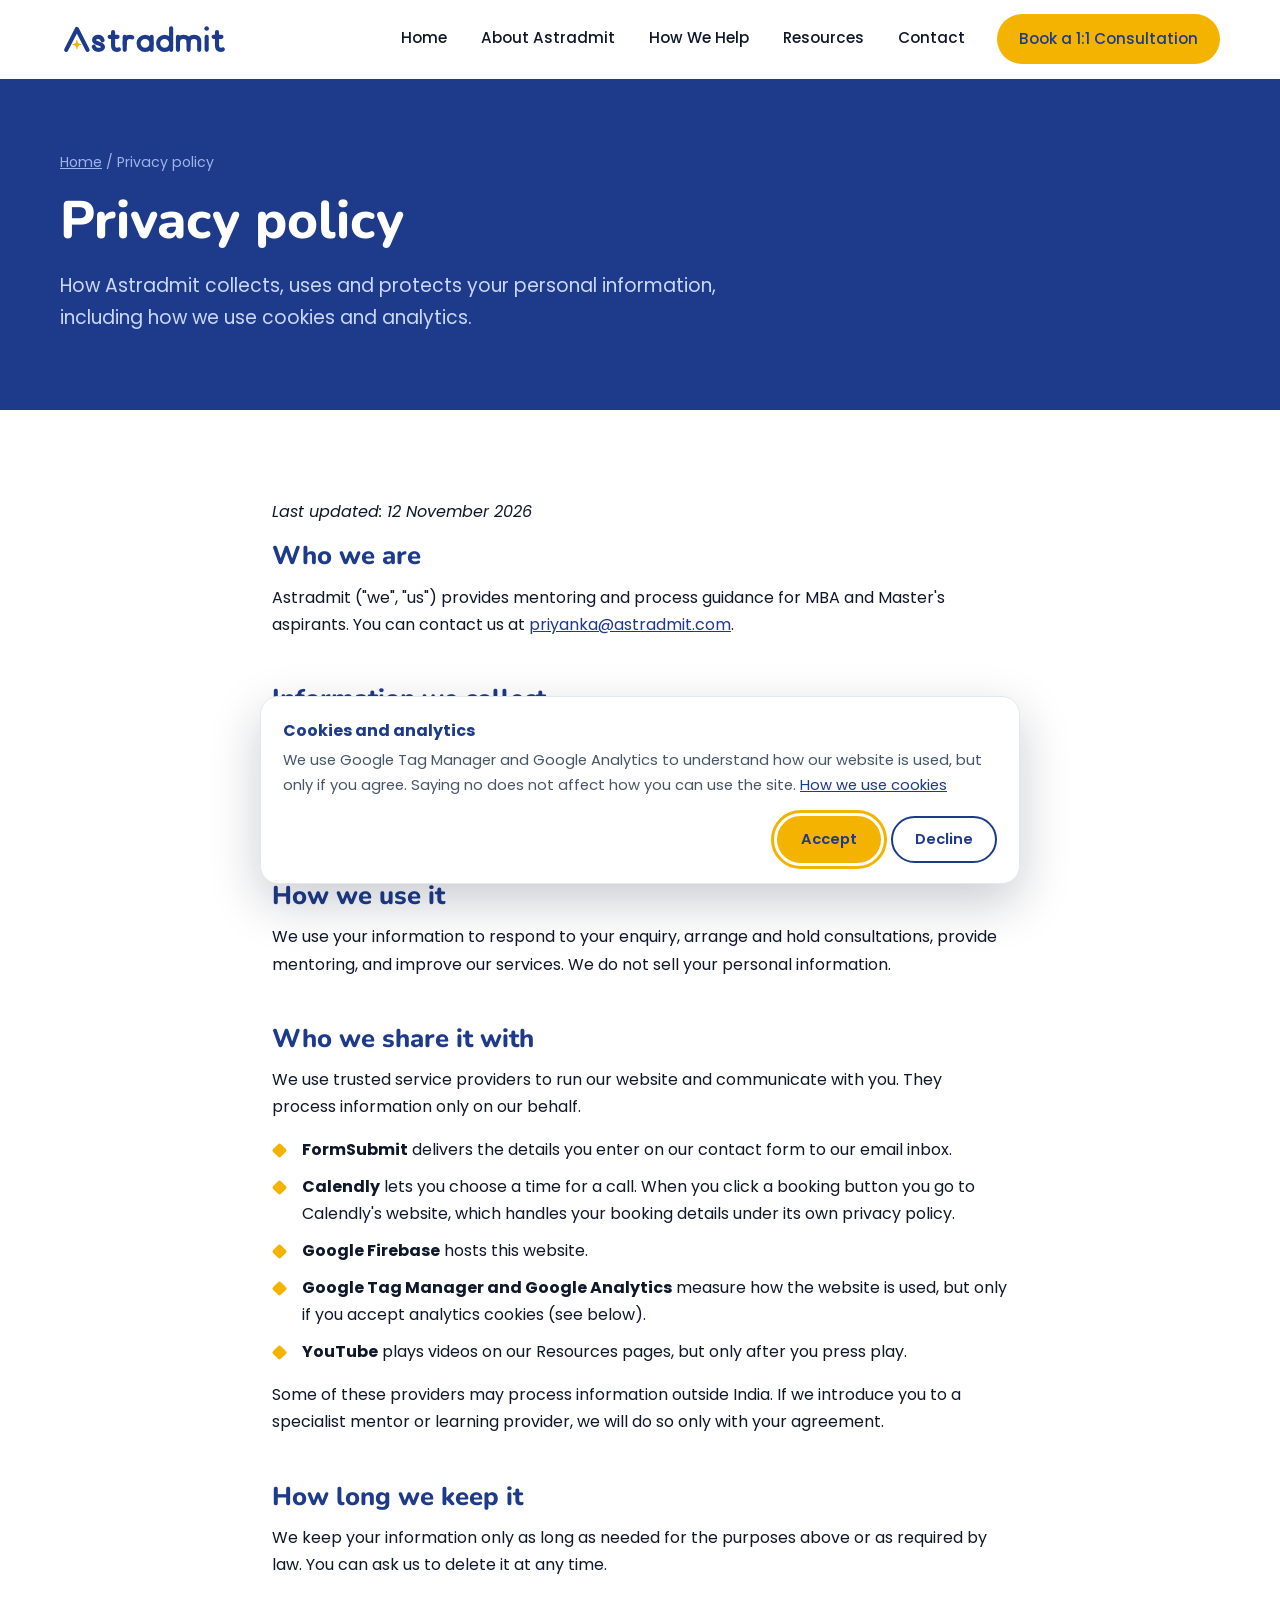
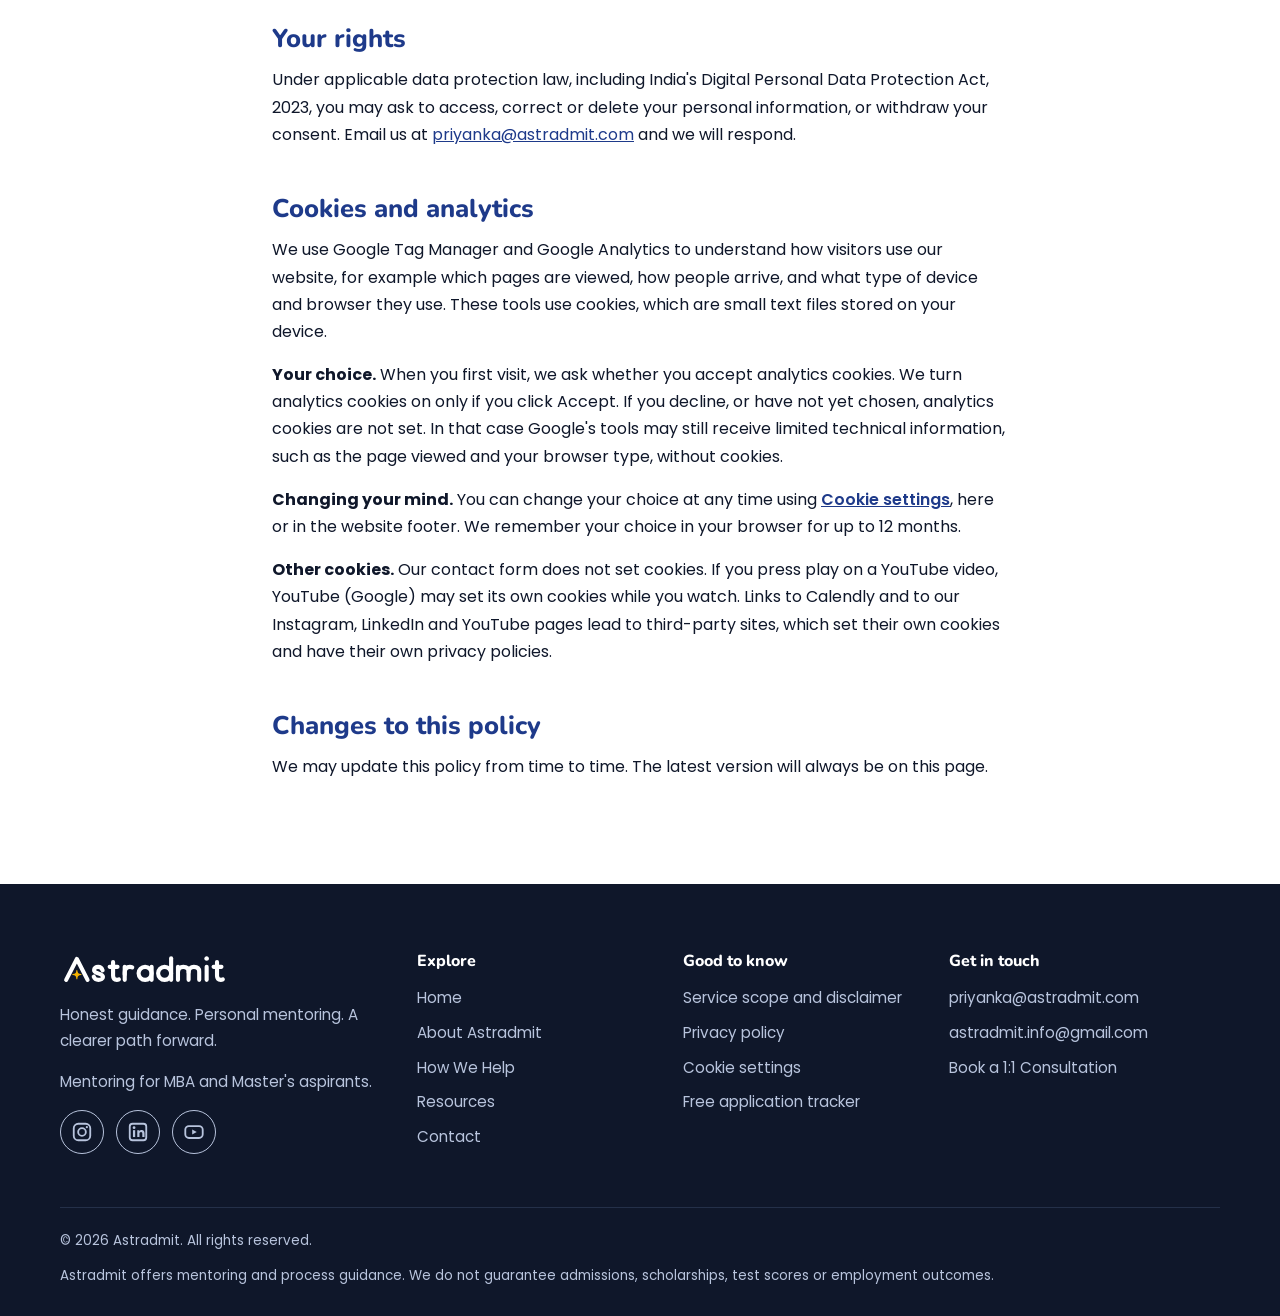
<file: site/privacy.html>
<!DOCTYPE html>
<html lang="en" class="no-js">
<head>
<meta charset="utf-8">
<meta name="viewport" content="width=device-width, initial-scale=1">
<!--GA:START-->
<script>window.dataLayer=window.dataLayer||[];function gtag(){dataLayer.push(arguments);}gtag('consent','default',{ad_storage:'denied',ad_user_data:'denied',ad_personalization:'denied',analytics_storage:'denied',wait_for_update:500});try{var o=JSON.parse(localStorage.getItem('astradmit_consent')||'null');if(o&&o.v==='granted'&&Date.now()-o.t<31536000000){gtag('consent','update',{analytics_storage:'granted'});}}catch(e){}</script>
<script>(function(w,d,s,l,i){w[l]=w[l]||[];w[l].push({'gtm.start':new Date().getTime(),event:'gtm.js'});var f=d.getElementsByTagName(s)[0],j=d.createElement(s),dl=l!='dataLayer'?'&l='+l:'';j.async=true;j.src='https://www.googletagmanager.com/gtm.js?id='+i+dl;f.parentNode.insertBefore(j,f);})(window,document,'script','dataLayer','GTM-WQSX7WF4');</script>
<!--GA:END-->
<title>Privacy Policy | Astradmit</title>
<meta name="description" content="How Astradmit collects, uses and protects your personal information, including how we use cookies and analytics with your consent.">
<link rel="canonical" href="https://www.astradmit.com/privacy.html">
<meta name="robots" content="index, follow, max-image-preview:large">
<meta name="author" content="Priyanka Khandelwal">
<meta name="theme-color" content="#1E3A8A">
<link rel="icon" href="favicon.ico" sizes="any"><link rel="icon" type="image/svg+xml" href="assets/img/favicon.svg"><link rel="apple-touch-icon" href="assets/img/apple-touch-icon.png">
<link rel="alternate" type="application/rss+xml" title="Astradmit resources" href="feed.xml">
<meta property="og:type" content="website"><meta property="og:site_name" content="Astradmit"><meta property="og:locale" content="en_IN"><meta property="og:title" content="Privacy Policy | Astradmit"><meta property="og:description" content="How Astradmit collects, uses and protects your personal information, including how we use cookies and analytics with your consent.">
<meta property="og:url" content="https://www.astradmit.com/privacy.html"><meta property="og:image" content="https://www.astradmit.com/assets/img/og-image.png">
<meta name="twitter:card" content="summary_large_image"><meta name="twitter:title" content="Privacy Policy | Astradmit"><meta name="twitter:description" content="How Astradmit collects, uses and protects your personal information, including how we use cookies and analytics with your consent."><meta name="twitter:image" content="https://www.astradmit.com/assets/img/og-image.png">
<link rel="preconnect" href="https://fonts.googleapis.com"><link rel="preconnect" href="https://fonts.gstatic.com" crossorigin>
<link href="https://fonts.googleapis.com/css2?family=Nunito:wght@700;800&family=Poppins:wght@400;500;600;700&display=swap" rel="stylesheet">
<link rel="stylesheet" href="assets/css/style.css">
<script>document.documentElement.className='js';</script>
<script type="application/ld+json">{
 "@context": "https://schema.org",
 "@type": "BreadcrumbList",
 "itemListElement": [
  {
   "@type": "ListItem",
   "position": 1,
   "name": "Home",
   "item": "https://www.astradmit.com/"
  },
  {
   "@type": "ListItem",
   "position": 2,
   "name": "Privacy Policy",
   "item": "https://www.astradmit.com/privacy.html"
  }
 ]
}</script>
</head>
<body>
<a class="skip" href="#main">Skip to content</a>
<!--HEADER:START-->
<header class="site-header"><div class="container nav-wrap">
<a class="brand" href="index.html" aria-label="Astradmit home"><img src="assets/img/logo.svg" alt="Astradmit" width="169" height="34"></a>
<button class="menu-btn" aria-expanded="false" aria-controls="site-nav" aria-label="Menu"><span></span><span></span><span></span></button>
<nav class="nav" id="site-nav" aria-label="Main"><a href="index.html">Home</a><a href="about.html">About Astradmit</a><a href="how-we-help.html">How We Help</a><a href="resources.html">Resources</a><a href="contact.html">Contact</a><a class="btn btn-gold" href="https://calendly.com/astradmit-info" target="_blank" rel="noopener">Book a 1:1 Consultation</a></nav>
</div></header>
<!--HEADER:END-->
<main id="main">
<section class="page-hero"><div class="container"><p class="crumbs"><a href="index.html">Home</a> / Privacy policy</p><h1>Privacy policy</h1><p class="lead">How Astradmit collects, uses and protects your personal information, including how we use cookies and analytics.</p></div></section><section><div class="container prose">
<p><em>Last updated: 12 November 2026</em></p>
<h2>Who we are</h2><p>Astradmit ("we", "us") provides mentoring and process guidance for MBA and Master's aspirants. You can contact us at <a href="mailto:priyanka@astradmit.com">priyanka@astradmit.com</a>.</p>
<h2>Information we collect</h2><p>When you contact us or request a consultation, we collect the details you give us, such as your name, email address, phone number, time zone, current role, study plans, preferred dates and the message you write. If you become a mentoring client, we will also receive information about your education, work experience and goals so that we can advise you.</p>
<h2>How we use it</h2><p>We use your information to respond to your enquiry, arrange and hold consultations, provide mentoring, and improve our services. We do not sell your personal information.</p>
<h2>Who we share it with</h2><p>We use trusted service providers to run our website and communicate with you. They process information only on our behalf.</p>
<ul class="ticks"><li><strong>FormSubmit</strong> delivers the details you enter on our contact form to our email inbox.</li><li><strong>Calendly</strong> lets you choose a time for a call. When you click a booking button you go to Calendly's website, which handles your booking details under its own privacy policy.</li><li><strong>Google Firebase</strong> hosts this website.</li><li><strong>Google Tag Manager and Google Analytics</strong> measure how the website is used, but only if you accept analytics cookies (see below).</li><li><strong>YouTube</strong> plays videos on our Resources pages, but only after you press play.</li></ul>
<p>Some of these providers may process information outside India. If we introduce you to a specialist mentor or learning provider, we will do so only with your agreement.</p>
<h2>How long we keep it</h2><p>We keep your information only as long as needed for the purposes above or as required by law. You can ask us to delete it at any time.</p>
<h2>Your rights</h2><p>Under applicable data protection law, including India's Digital Personal Data Protection Act, 2023, you may ask to access, correct or delete your personal information, or withdraw your consent. Email us at <a href="mailto:priyanka@astradmit.com">priyanka@astradmit.com</a> and we will respond.</p>
<h2 id="cookies">Cookies and analytics</h2>
<p>We use Google Tag Manager and Google Analytics to understand how visitors use our website, for example which pages are viewed, how people arrive, and what type of device and browser they use. These tools use cookies, which are small text files stored on your device.</p>
<p><strong>Your choice.</strong> When you first visit, we ask whether you accept analytics cookies. We turn analytics cookies on only if you click Accept. If you decline, or have not yet chosen, analytics cookies are not set. In that case Google's tools may still receive limited technical information, such as the page viewed and your browser type, without cookies.</p>
<p><strong>Changing your mind.</strong> You can change your choice at any time using <button type="button" class="linkbtn" data-open-consent>Cookie settings</button>, here or in the website footer. We remember your choice in your browser for up to 12 months.</p>
<p><strong>Other cookies.</strong> Our contact form does not set cookies. If you press play on a YouTube video, YouTube (Google) may set its own cookies while you watch. Links to Calendly and to our Instagram, LinkedIn and YouTube pages lead to third-party sites, which set their own cookies and have their own privacy policies.</p>
<h2>Changes to this policy</h2><p>We may update this policy from time to time. The latest version will always be on this page.</p></div></section>
</main>
<!--FOOTER:START-->
<footer class="site-footer"><div class="container">
<div class="foot-grid">
<div><img class="logo" src="assets/img/logo-reversed.svg" alt="Astradmit" width="169" height="34"><p>Honest guidance. Personal mentoring. A clearer path forward.</p><p>Mentoring for MBA and Master's aspirants.</p><ul class="social" aria-label="Astradmit on social media"><li><a href="https://www.instagram.com/astradmitofficial/" target="_blank" rel="noopener me" aria-label="Instagram (opens in a new tab)"><svg viewBox="0 0 24 24" aria-hidden="true"><rect x="3" y="3" width="18" height="18" rx="5" fill="none" stroke="currentColor" stroke-width="2"/><circle cx="12" cy="12" r="4.2" fill="none" stroke="currentColor" stroke-width="2"/><circle cx="17.3" cy="6.7" r="1.2" fill="currentColor"/></svg></a></li><li><a href="https://in.linkedin.com/company/astradmit" target="_blank" rel="noopener me" aria-label="LinkedIn (opens in a new tab)"><svg viewBox="0 0 24 24" aria-hidden="true"><rect x="3" y="3" width="18" height="18" rx="3" fill="none" stroke="currentColor" stroke-width="2"/><rect x="6.5" y="10" width="2.4" height="7.5" fill="currentColor"/><circle cx="7.7" cy="7.3" r="1.5" fill="currentColor"/><path d="M11.2 10h2.3v1.1c.5-.8 1.4-1.3 2.6-1.3 2.2 0 3 1.4 3 3.6v4.1h-2.4v-3.7c0-1-.3-1.8-1.4-1.8s-1.7.8-1.7 1.9v3.6h-2.4z" fill="currentColor"/></svg></a></li><li><a href="https://www.youtube.com/channel/UC2kbaCmQCtwkBG3R37TDoyw" target="_blank" rel="noopener me" aria-label="YouTube (opens in a new tab)"><svg viewBox="0 0 24 24" aria-hidden="true"><rect x="2.5" y="5.5" width="19" height="13" rx="4" fill="none" stroke="currentColor" stroke-width="2"/><path d="M10 9.2v5.6l5-2.8z" fill="currentColor"/></svg></a></li></ul></div>
<div><h4>Explore</h4><ul><li><a href="index.html">Home</a></li><li><a href="about.html">About Astradmit</a></li><li><a href="how-we-help.html">How We Help</a></li><li><a href="resources.html">Resources</a></li><li><a href="contact.html">Contact</a></li></ul></div>
<div><h4>Good to know</h4><ul><li><a href="terms.html">Service scope and disclaimer</a></li><li><a href="privacy.html">Privacy policy</a></li><li><button type="button" class="linkbtn" data-open-consent>Cookie settings</button></li><li><a href="assets/downloads/Astradmit_MBA-Masters_Application-Tracker.xlsx" download>Free application tracker</a></li></ul></div>
<div><h4>Get in touch</h4><ul><li><a href="mailto:priyanka@astradmit.com">priyanka@astradmit.com</a></li><li><a href="mailto:astradmit.info@gmail.com">astradmit.info@gmail.com</a></li><li><a href="https://calendly.com/astradmit-info" target="_blank" rel="noopener">Book a 1:1 Consultation</a></li></ul></div>
</div>
<div class="fine"><span>&copy; <span id="year">2026</span> Astradmit. All rights reserved.</span><span>Astradmit offers mentoring and process guidance. We do not guarantee admissions, scholarships, test scores or employment outcomes.</span></div>
</div></footer>
<div class="consent" id="consent-banner" role="dialog" aria-modal="false" aria-labelledby="consent-title" hidden>
<div><strong id="consent-title">Cookies and analytics</strong><p>We use Google Tag Manager and Google Analytics to understand how our website is used, but only if you agree. Saying no does not affect how you can use the site. <a href="privacy.html#cookies">How we use cookies</a></p></div>
<div class="consent-actions"><button type="button" class="btn btn-gold" data-consent="granted">Accept</button><button type="button" class="btn btn-outline" data-consent="denied">Decline</button></div>
</div>
<!--FOOTER:END-->
<script src="assets/js/main.js" defer></script>
</body>
</html>
</file>
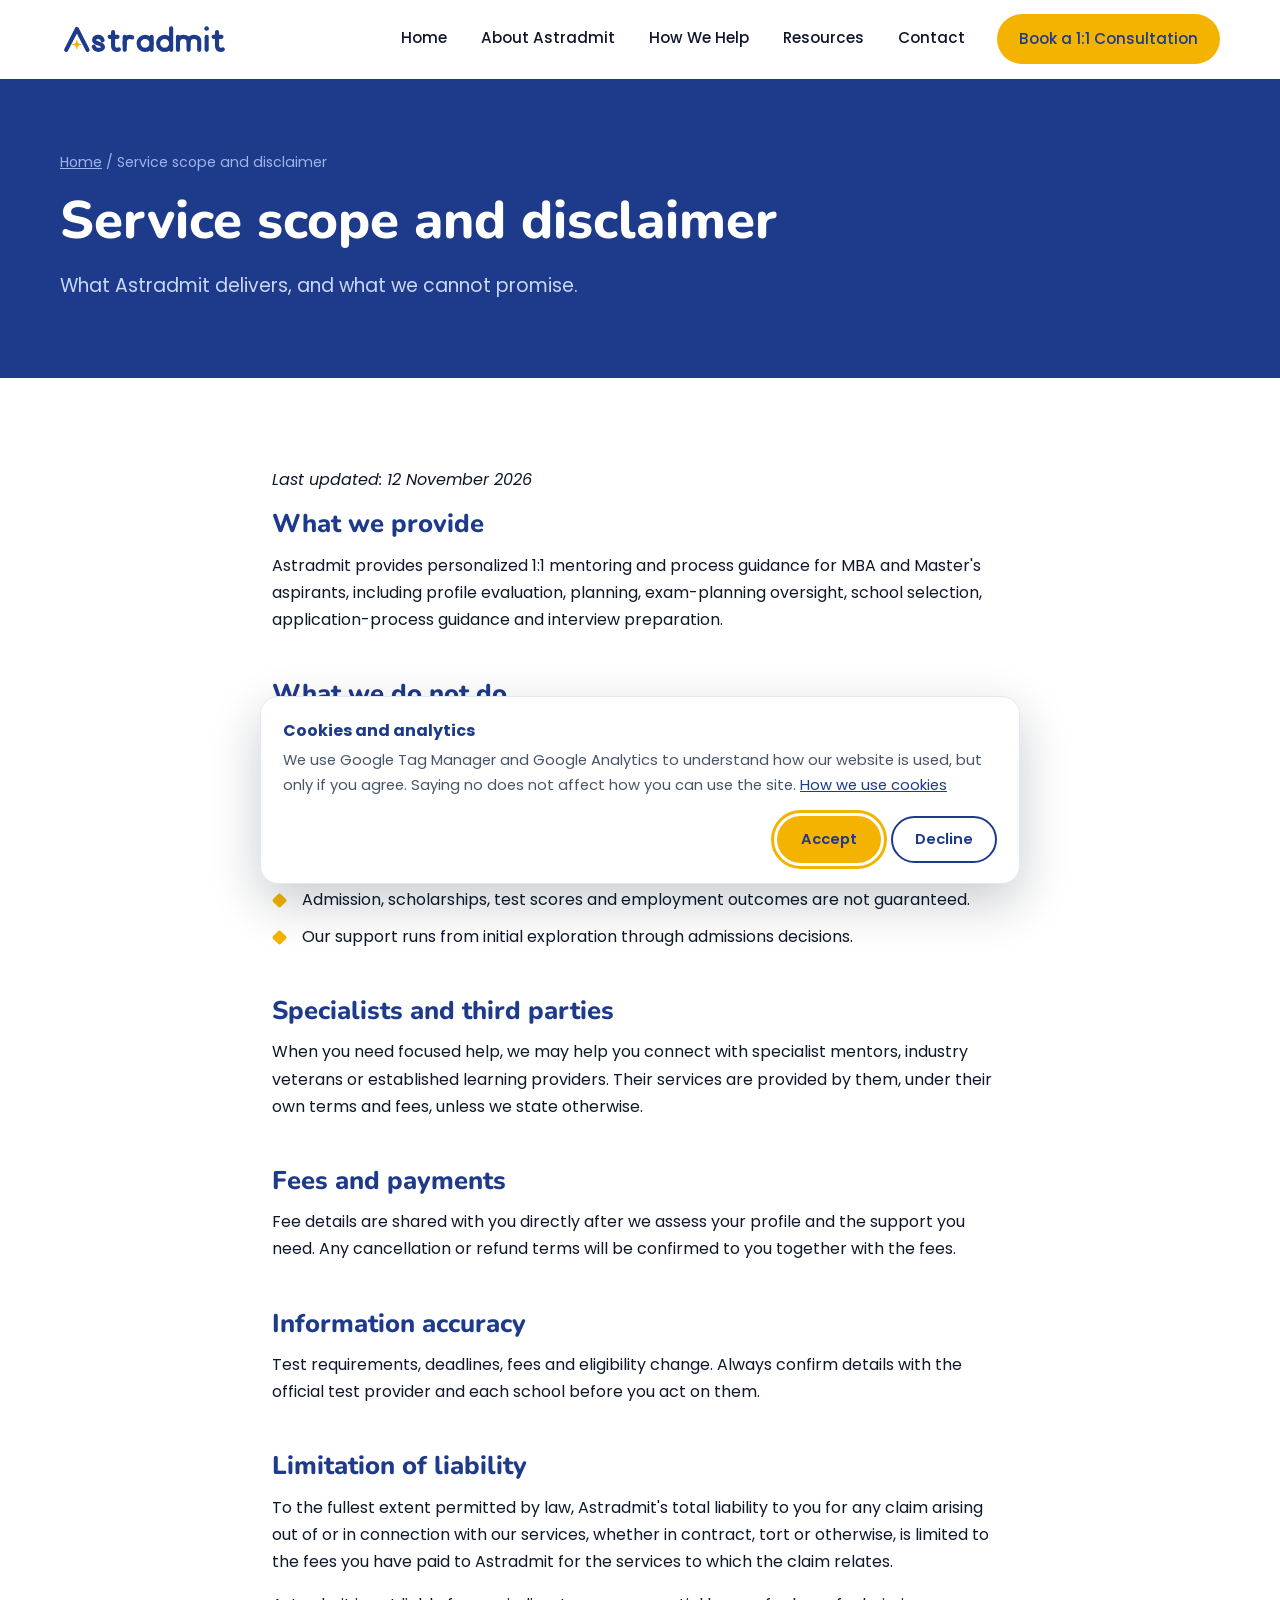
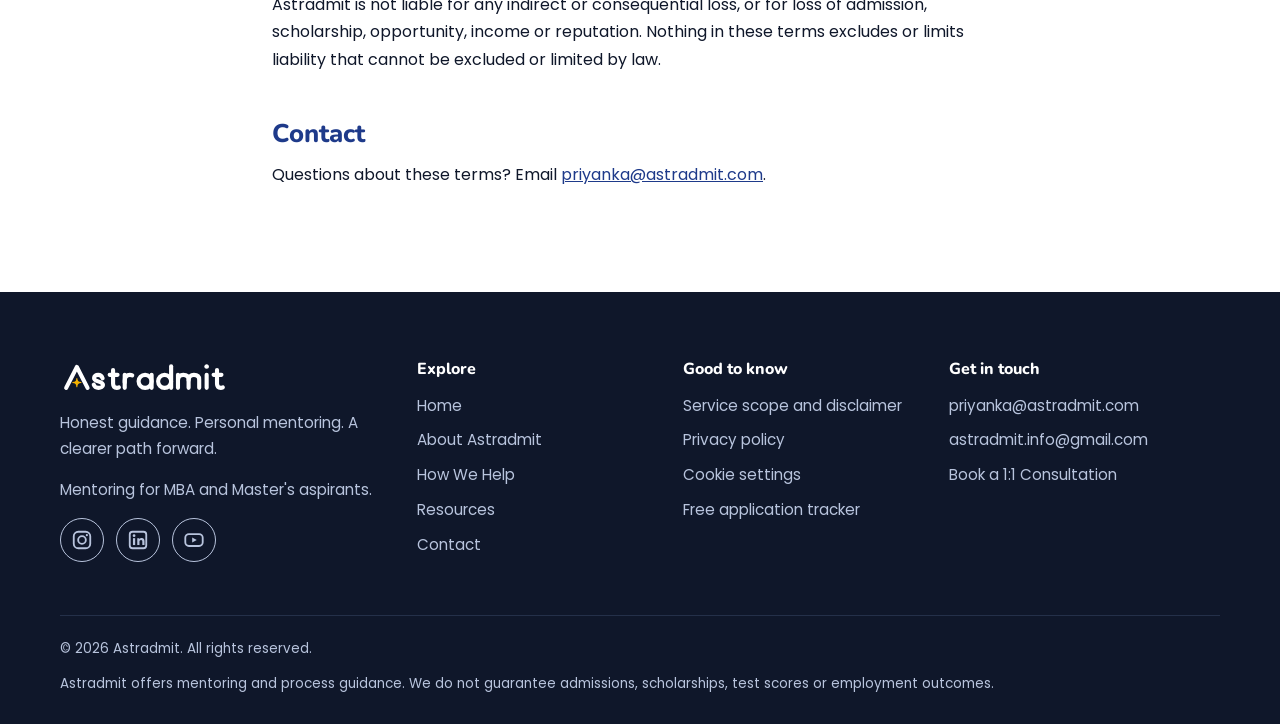
<file: site/terms.html>
<!DOCTYPE html>
<html lang="en" class="no-js">
<head>
<meta charset="utf-8">
<meta name="viewport" content="width=device-width, initial-scale=1">
<!--GA:START-->
<script>window.dataLayer=window.dataLayer||[];function gtag(){dataLayer.push(arguments);}gtag('consent','default',{ad_storage:'denied',ad_user_data:'denied',ad_personalization:'denied',analytics_storage:'denied',wait_for_update:500});try{var o=JSON.parse(localStorage.getItem('astradmit_consent')||'null');if(o&&o.v==='granted'&&Date.now()-o.t<31536000000){gtag('consent','update',{analytics_storage:'granted'});}}catch(e){}</script>
<script>(function(w,d,s,l,i){w[l]=w[l]||[];w[l].push({'gtm.start':new Date().getTime(),event:'gtm.js'});var f=d.getElementsByTagName(s)[0],j=d.createElement(s),dl=l!='dataLayer'?'&l='+l:'';j.async=true;j.src='https://www.googletagmanager.com/gtm.js?id='+i+dl;f.parentNode.insertBefore(j,f);})(window,document,'script','dataLayer','GTM-WQSX7WF4');</script>
<!--GA:END-->
<title>Terms and Service Scope | Astradmit</title>
<meta name="description" content="What Astradmit&#x27;s mentoring includes and what it does not. No guaranteed outcomes, how fees are shared, and limits of liability.">
<link rel="canonical" href="https://www.astradmit.com/terms.html">
<meta name="robots" content="index, follow, max-image-preview:large">
<meta name="author" content="Priyanka Khandelwal">
<meta name="theme-color" content="#1E3A8A">
<link rel="icon" href="favicon.ico" sizes="any"><link rel="icon" type="image/svg+xml" href="assets/img/favicon.svg"><link rel="apple-touch-icon" href="assets/img/apple-touch-icon.png">
<link rel="alternate" type="application/rss+xml" title="Astradmit resources" href="feed.xml">
<meta property="og:type" content="website"><meta property="og:site_name" content="Astradmit"><meta property="og:locale" content="en_IN"><meta property="og:title" content="Terms and Service Scope | Astradmit"><meta property="og:description" content="What Astradmit&#x27;s mentoring includes and what it does not. No guaranteed outcomes, how fees are shared, and limits of liability.">
<meta property="og:url" content="https://www.astradmit.com/terms.html"><meta property="og:image" content="https://www.astradmit.com/assets/img/og-image.png">
<meta name="twitter:card" content="summary_large_image"><meta name="twitter:title" content="Terms and Service Scope | Astradmit"><meta name="twitter:description" content="What Astradmit&#x27;s mentoring includes and what it does not. No guaranteed outcomes, how fees are shared, and limits of liability."><meta name="twitter:image" content="https://www.astradmit.com/assets/img/og-image.png">
<link rel="preconnect" href="https://fonts.googleapis.com"><link rel="preconnect" href="https://fonts.gstatic.com" crossorigin>
<link href="https://fonts.googleapis.com/css2?family=Nunito:wght@700;800&family=Poppins:wght@400;500;600;700&display=swap" rel="stylesheet">
<link rel="stylesheet" href="assets/css/style.css">
<script>document.documentElement.className='js';</script>
<script type="application/ld+json">{
 "@context": "https://schema.org",
 "@type": "BreadcrumbList",
 "itemListElement": [
  {
   "@type": "ListItem",
   "position": 1,
   "name": "Home",
   "item": "https://www.astradmit.com/"
  },
  {
   "@type": "ListItem",
   "position": 2,
   "name": "Terms and Service Scope",
   "item": "https://www.astradmit.com/terms.html"
  }
 ]
}</script>
</head>
<body>
<a class="skip" href="#main">Skip to content</a>
<!--HEADER:START-->
<header class="site-header"><div class="container nav-wrap">
<a class="brand" href="index.html" aria-label="Astradmit home"><img src="assets/img/logo.svg" alt="Astradmit" width="169" height="34"></a>
<button class="menu-btn" aria-expanded="false" aria-controls="site-nav" aria-label="Menu"><span></span><span></span><span></span></button>
<nav class="nav" id="site-nav" aria-label="Main"><a href="index.html">Home</a><a href="about.html">About Astradmit</a><a href="how-we-help.html">How We Help</a><a href="resources.html">Resources</a><a href="contact.html">Contact</a><a class="btn btn-gold" href="https://calendly.com/astradmit-info" target="_blank" rel="noopener">Book a 1:1 Consultation</a></nav>
</div></header>
<!--HEADER:END-->
<main id="main">
<section class="page-hero"><div class="container"><p class="crumbs"><a href="index.html">Home</a> / Service scope and disclaimer</p><h1>Service scope and disclaimer</h1><p class="lead">What Astradmit delivers, and what we cannot promise.</p></div></section><section><div class="container prose">
<p><em>Last updated: 12 November 2026</em></p>
<h2>What we provide</h2><p>Astradmit provides personalized 1:1 mentoring and process guidance for MBA and Master's aspirants, including profile evaluation, planning, exam-planning oversight, school selection, application-process guidance and interview preparation.</p>
<h2>What we do not do</h2><ul class="ticks"><li>Astradmit provides mentoring and process guidance. We do not write essays or recommendation letters.</li><li>You own your accounts, approve bookings and submit your own applications.</li><li>Specialist test tuition, exam fees and application fees are separate unless explicitly included.</li><li>Admission, scholarships, test scores and employment outcomes are not guaranteed.</li><li>Our support runs from initial exploration through admissions decisions.</li></ul>
<h2>Specialists and third parties</h2><p>When you need focused help, we may help you connect with specialist mentors, industry veterans or established learning providers. Their services are provided by them, under their own terms and fees, unless we state otherwise.</p>
<h2>Fees and payments</h2><p>Fee details are shared with you directly after we assess your profile and the support you need. Any cancellation or refund terms will be confirmed to you together with the fees.</p>
<h2>Information accuracy</h2><p>Test requirements, deadlines, fees and eligibility change. Always confirm details with the official test provider and each school before you act on them.</p>
<h2>Limitation of liability</h2><p>To the fullest extent permitted by law, Astradmit's total liability to you for any claim arising out of or in connection with our services, whether in contract, tort or otherwise, is limited to the fees you have paid to Astradmit for the services to which the claim relates.</p><p>Astradmit is not liable for any indirect or consequential loss, or for loss of admission, scholarship, opportunity, income or reputation. Nothing in these terms excludes or limits liability that cannot be excluded or limited by law.</p>
<h2>Contact</h2><p>Questions about these terms? Email <a href="mailto:priyanka@astradmit.com">priyanka@astradmit.com</a>.</p></div></section>
</main>
<!--FOOTER:START-->
<footer class="site-footer"><div class="container">
<div class="foot-grid">
<div><img class="logo" src="assets/img/logo-reversed.svg" alt="Astradmit" width="169" height="34"><p>Honest guidance. Personal mentoring. A clearer path forward.</p><p>Mentoring for MBA and Master's aspirants.</p><ul class="social" aria-label="Astradmit on social media"><li><a href="https://www.instagram.com/astradmitofficial/" target="_blank" rel="noopener me" aria-label="Instagram (opens in a new tab)"><svg viewBox="0 0 24 24" aria-hidden="true"><rect x="3" y="3" width="18" height="18" rx="5" fill="none" stroke="currentColor" stroke-width="2"/><circle cx="12" cy="12" r="4.2" fill="none" stroke="currentColor" stroke-width="2"/><circle cx="17.3" cy="6.7" r="1.2" fill="currentColor"/></svg></a></li><li><a href="https://in.linkedin.com/company/astradmit" target="_blank" rel="noopener me" aria-label="LinkedIn (opens in a new tab)"><svg viewBox="0 0 24 24" aria-hidden="true"><rect x="3" y="3" width="18" height="18" rx="3" fill="none" stroke="currentColor" stroke-width="2"/><rect x="6.5" y="10" width="2.4" height="7.5" fill="currentColor"/><circle cx="7.7" cy="7.3" r="1.5" fill="currentColor"/><path d="M11.2 10h2.3v1.1c.5-.8 1.4-1.3 2.6-1.3 2.2 0 3 1.4 3 3.6v4.1h-2.4v-3.7c0-1-.3-1.8-1.4-1.8s-1.7.8-1.7 1.9v3.6h-2.4z" fill="currentColor"/></svg></a></li><li><a href="https://www.youtube.com/channel/UC2kbaCmQCtwkBG3R37TDoyw" target="_blank" rel="noopener me" aria-label="YouTube (opens in a new tab)"><svg viewBox="0 0 24 24" aria-hidden="true"><rect x="2.5" y="5.5" width="19" height="13" rx="4" fill="none" stroke="currentColor" stroke-width="2"/><path d="M10 9.2v5.6l5-2.8z" fill="currentColor"/></svg></a></li></ul></div>
<div><h4>Explore</h4><ul><li><a href="index.html">Home</a></li><li><a href="about.html">About Astradmit</a></li><li><a href="how-we-help.html">How We Help</a></li><li><a href="resources.html">Resources</a></li><li><a href="contact.html">Contact</a></li></ul></div>
<div><h4>Good to know</h4><ul><li><a href="terms.html">Service scope and disclaimer</a></li><li><a href="privacy.html">Privacy policy</a></li><li><button type="button" class="linkbtn" data-open-consent>Cookie settings</button></li><li><a href="assets/downloads/Astradmit_MBA-Masters_Application-Tracker.xlsx" download>Free application tracker</a></li></ul></div>
<div><h4>Get in touch</h4><ul><li><a href="mailto:priyanka@astradmit.com">priyanka@astradmit.com</a></li><li><a href="mailto:astradmit.info@gmail.com">astradmit.info@gmail.com</a></li><li><a href="https://calendly.com/astradmit-info" target="_blank" rel="noopener">Book a 1:1 Consultation</a></li></ul></div>
</div>
<div class="fine"><span>&copy; <span id="year">2026</span> Astradmit. All rights reserved.</span><span>Astradmit offers mentoring and process guidance. We do not guarantee admissions, scholarships, test scores or employment outcomes.</span></div>
</div></footer>
<div class="consent" id="consent-banner" role="dialog" aria-modal="false" aria-labelledby="consent-title" hidden>
<div><strong id="consent-title">Cookies and analytics</strong><p>We use Google Tag Manager and Google Analytics to understand how our website is used, but only if you agree. Saying no does not affect how you can use the site. <a href="privacy.html#cookies">How we use cookies</a></p></div>
<div class="consent-actions"><button type="button" class="btn btn-gold" data-consent="granted">Accept</button><button type="button" class="btn btn-outline" data-consent="denied">Decline</button></div>
</div>
<!--FOOTER:END-->
<script src="assets/js/main.js" defer></script>
</body>
</html>
</file>
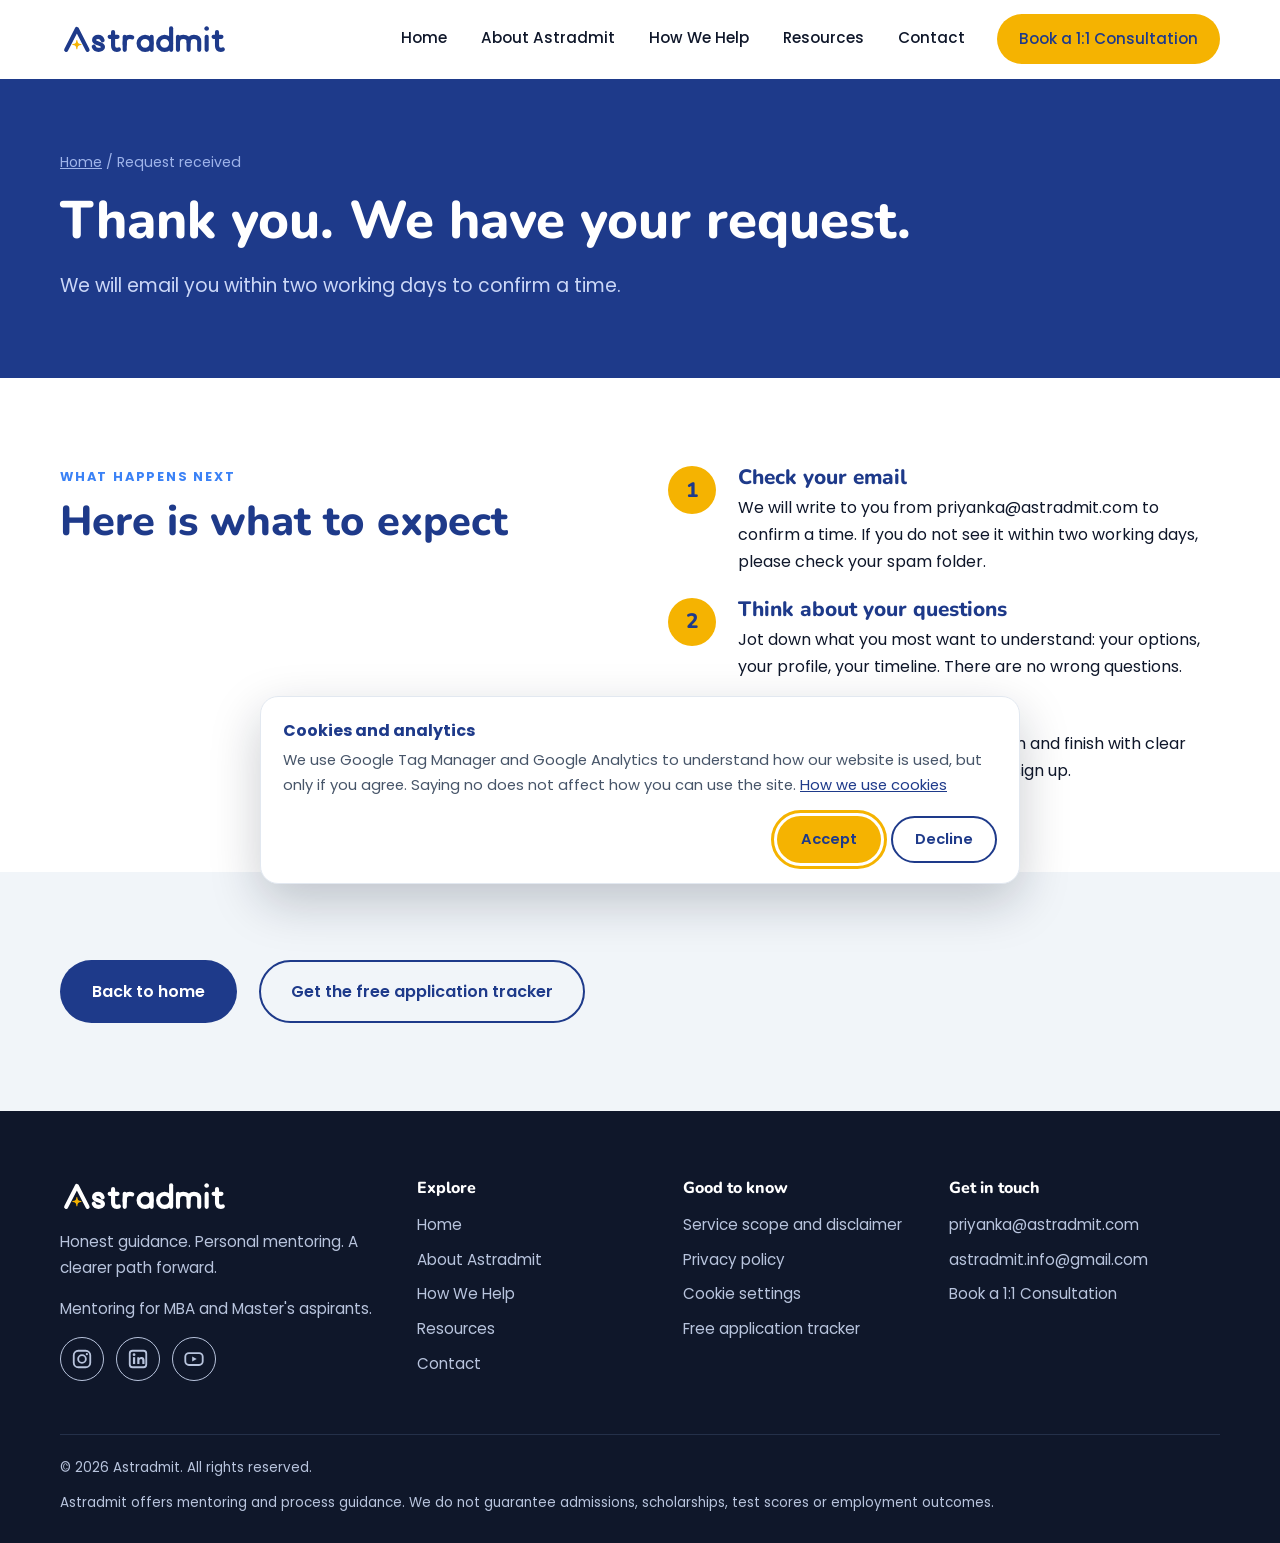
<file: site/thank-you.html>
<!DOCTYPE html>
<html lang="en" class="no-js">
<head>
<meta charset="utf-8">
<meta name="viewport" content="width=device-width, initial-scale=1">
<!--GA:START-->
<script>window.dataLayer=window.dataLayer||[];function gtag(){dataLayer.push(arguments);}gtag('consent','default',{ad_storage:'denied',ad_user_data:'denied',ad_personalization:'denied',analytics_storage:'denied',wait_for_update:500});try{var o=JSON.parse(localStorage.getItem('astradmit_consent')||'null');if(o&&o.v==='granted'&&Date.now()-o.t<31536000000){gtag('consent','update',{analytics_storage:'granted'});}}catch(e){}</script>
<script>(function(w,d,s,l,i){w[l]=w[l]||[];w[l].push({'gtm.start':new Date().getTime(),event:'gtm.js'});var f=d.getElementsByTagName(s)[0],j=d.createElement(s),dl=l!='dataLayer'?'&l='+l:'';j.async=true;j.src='https://www.googletagmanager.com/gtm.js?id='+i+dl;f.parentNode.insertBefore(j,f);})(window,document,'script','dataLayer','GTM-WQSX7WF4');</script>
<!--GA:END-->
<title>Thank You | Astradmit</title>
<meta name="description" content="Your consultation request has been received.">
<link rel="canonical" href="https://www.astradmit.com/thank-you.html">
<meta name="robots" content="noindex, nofollow">
<meta name="author" content="Priyanka Khandelwal">
<meta name="theme-color" content="#1E3A8A">
<link rel="icon" href="favicon.ico" sizes="any"><link rel="icon" type="image/svg+xml" href="assets/img/favicon.svg"><link rel="apple-touch-icon" href="assets/img/apple-touch-icon.png">
<link rel="alternate" type="application/rss+xml" title="Astradmit resources" href="feed.xml">
<meta property="og:type" content="website"><meta property="og:site_name" content="Astradmit"><meta property="og:locale" content="en_IN"><meta property="og:title" content="Thank You | Astradmit"><meta property="og:description" content="Your consultation request has been received.">
<meta property="og:url" content="https://www.astradmit.com/thank-you.html"><meta property="og:image" content="https://www.astradmit.com/assets/img/og-image.png">
<meta name="twitter:card" content="summary_large_image"><meta name="twitter:title" content="Thank You | Astradmit"><meta name="twitter:description" content="Your consultation request has been received."><meta name="twitter:image" content="https://www.astradmit.com/assets/img/og-image.png">
<link rel="preconnect" href="https://fonts.googleapis.com"><link rel="preconnect" href="https://fonts.gstatic.com" crossorigin>
<link href="https://fonts.googleapis.com/css2?family=Nunito:wght@700;800&family=Poppins:wght@400;500;600;700&display=swap" rel="stylesheet">
<link rel="stylesheet" href="assets/css/style.css">
<script>document.documentElement.className='js';</script>
<script type="application/ld+json">{
 "@context": "https://schema.org",
 "@type": "BreadcrumbList",
 "itemListElement": [
  {
   "@type": "ListItem",
   "position": 1,
   "name": "Home",
   "item": "https://www.astradmit.com/"
  },
  {
   "@type": "ListItem",
   "position": 2,
   "name": "Thank You",
   "item": "https://www.astradmit.com/thank-you.html"
  }
 ]
}</script>
</head>
<body>
<a class="skip" href="#main">Skip to content</a>
<!--HEADER:START-->
<header class="site-header"><div class="container nav-wrap">
<a class="brand" href="index.html" aria-label="Astradmit home"><img src="assets/img/logo.svg" alt="Astradmit" width="169" height="34"></a>
<button class="menu-btn" aria-expanded="false" aria-controls="site-nav" aria-label="Menu"><span></span><span></span><span></span></button>
<nav class="nav" id="site-nav" aria-label="Main"><a href="index.html">Home</a><a href="about.html">About Astradmit</a><a href="how-we-help.html">How We Help</a><a href="resources.html">Resources</a><a href="contact.html">Contact</a><a class="btn btn-gold" href="https://calendly.com/astradmit-info" target="_blank" rel="noopener">Book a 1:1 Consultation</a></nav>
</div></header>
<!--HEADER:END-->
<main id="main">
<section class="page-hero"><div class="container"><p class="crumbs"><a href="index.html">Home</a> / Request received</p><h1>Thank you. We have your request.</h1><p class="lead">We will email you within two working days to confirm a time.</p></div></section><section><div class="container two-col"><div class="reveal"><p class="kicker">What happens next</p><h2>Here is what to expect</h2></div>
<ol class="steps reveal"><li><h3>Check your email</h3><p>We will write to you from priyanka@astradmit.com to confirm a time. If you do not see it within two working days, please check your spam folder.</p></li>
<li><h3>Think about your questions</h3><p>Jot down what you most want to understand: your options, your profile, your timeline. There are no wrong questions.</p></li>
<li><h3>Talk it through</h3><p>We will have an honest conversation and finish with clear next steps. There is no pressure to sign up.</p></li></ol></div></section>
<section class="alt"><div class="container"><div class="btn-row reveal"><a class="btn btn-navy" href="index.html">Back to home</a><a class="btn btn-outline" href="resources.html">Get the free application tracker</a></div></div></section>
</main>
<!--FOOTER:START-->
<footer class="site-footer"><div class="container">
<div class="foot-grid">
<div><img class="logo" src="assets/img/logo-reversed.svg" alt="Astradmit" width="169" height="34"><p>Honest guidance. Personal mentoring. A clearer path forward.</p><p>Mentoring for MBA and Master's aspirants.</p><ul class="social" aria-label="Astradmit on social media"><li><a href="https://www.instagram.com/astradmitofficial/" target="_blank" rel="noopener me" aria-label="Instagram (opens in a new tab)"><svg viewBox="0 0 24 24" aria-hidden="true"><rect x="3" y="3" width="18" height="18" rx="5" fill="none" stroke="currentColor" stroke-width="2"/><circle cx="12" cy="12" r="4.2" fill="none" stroke="currentColor" stroke-width="2"/><circle cx="17.3" cy="6.7" r="1.2" fill="currentColor"/></svg></a></li><li><a href="https://in.linkedin.com/company/astradmit" target="_blank" rel="noopener me" aria-label="LinkedIn (opens in a new tab)"><svg viewBox="0 0 24 24" aria-hidden="true"><rect x="3" y="3" width="18" height="18" rx="3" fill="none" stroke="currentColor" stroke-width="2"/><rect x="6.5" y="10" width="2.4" height="7.5" fill="currentColor"/><circle cx="7.7" cy="7.3" r="1.5" fill="currentColor"/><path d="M11.2 10h2.3v1.1c.5-.8 1.4-1.3 2.6-1.3 2.2 0 3 1.4 3 3.6v4.1h-2.4v-3.7c0-1-.3-1.8-1.4-1.8s-1.7.8-1.7 1.9v3.6h-2.4z" fill="currentColor"/></svg></a></li><li><a href="https://www.youtube.com/channel/UC2kbaCmQCtwkBG3R37TDoyw" target="_blank" rel="noopener me" aria-label="YouTube (opens in a new tab)"><svg viewBox="0 0 24 24" aria-hidden="true"><rect x="2.5" y="5.5" width="19" height="13" rx="4" fill="none" stroke="currentColor" stroke-width="2"/><path d="M10 9.2v5.6l5-2.8z" fill="currentColor"/></svg></a></li></ul></div>
<div><h4>Explore</h4><ul><li><a href="index.html">Home</a></li><li><a href="about.html">About Astradmit</a></li><li><a href="how-we-help.html">How We Help</a></li><li><a href="resources.html">Resources</a></li><li><a href="contact.html">Contact</a></li></ul></div>
<div><h4>Good to know</h4><ul><li><a href="terms.html">Service scope and disclaimer</a></li><li><a href="privacy.html">Privacy policy</a></li><li><button type="button" class="linkbtn" data-open-consent>Cookie settings</button></li><li><a href="assets/downloads/Astradmit_MBA-Masters_Application-Tracker.xlsx" download>Free application tracker</a></li></ul></div>
<div><h4>Get in touch</h4><ul><li><a href="mailto:priyanka@astradmit.com">priyanka@astradmit.com</a></li><li><a href="mailto:astradmit.info@gmail.com">astradmit.info@gmail.com</a></li><li><a href="https://calendly.com/astradmit-info" target="_blank" rel="noopener">Book a 1:1 Consultation</a></li></ul></div>
</div>
<div class="fine"><span>&copy; <span id="year">2026</span> Astradmit. All rights reserved.</span><span>Astradmit offers mentoring and process guidance. We do not guarantee admissions, scholarships, test scores or employment outcomes.</span></div>
</div></footer>
<div class="consent" id="consent-banner" role="dialog" aria-modal="false" aria-labelledby="consent-title" hidden>
<div><strong id="consent-title">Cookies and analytics</strong><p>We use Google Tag Manager and Google Analytics to understand how our website is used, but only if you agree. Saying no does not affect how you can use the site. <a href="privacy.html#cookies">How we use cookies</a></p></div>
<div class="consent-actions"><button type="button" class="btn btn-gold" data-consent="granted">Accept</button><button type="button" class="btn btn-outline" data-consent="denied">Decline</button></div>
</div>
<!--FOOTER:END-->
<script src="assets/js/main.js" defer></script>
</body>
</html>
</file>
<file: site/assets/css/style.css>
:root{--navy:#1E3A8A;--navy-2:#244394;--navy-3:#2A4BA5;--gold:#F5B301;--sky:#3B82F6;--mid:#0F172A;--slate:#475569;--cloud:#F1F5F9;--line:#E2E8F0;--white:#fff;--radius:18px;--shadow:0 10px 30px rgba(15,23,42,.08);--head:"Nunito",system-ui,-apple-system,"Segoe UI",Arial,sans-serif;--body:"Poppins",system-ui,-apple-system,"Segoe UI",Arial,sans-serif}
*{box-sizing:border-box}html{scroll-behavior:smooth;-webkit-text-size-adjust:100%}
body{margin:0;font-family:var(--body);font-size:16px;line-height:1.7;color:var(--mid);background:#fff}
img,svg{max-width:100%;display:block}
h1,h2,h3,h4{font-family:var(--head);font-weight:800;color:var(--navy);line-height:1.15;margin:0 0 .5em}
h1{font-size:clamp(2.3rem,4.6vw,3.6rem)}h2{font-size:clamp(1.8rem,3.4vw,2.6rem)}h3{font-size:1.3rem}h4{font-size:1.05rem}
p{margin:0 0 1em}a{color:var(--navy)}
.container{width:min(1160px,100% - 48px);margin-inline:auto}
.skip{position:absolute;left:-999px;top:8px;background:var(--navy);color:#fff;padding:10px 16px;border-radius:8px;z-index:100}.skip:focus{left:8px}
:focus-visible{outline:3px solid var(--gold);outline-offset:3px;border-radius:6px}
/* header */
.site-header{position:sticky;top:0;z-index:50;background:rgba(255,255,255,.96);backdrop-filter:blur(8px);border-bottom:1px solid transparent;transition:border-color .2s,box-shadow .2s}
.site-header.scrolled{border-color:var(--line);box-shadow:0 4px 20px rgba(15,23,42,.06)}
.nav-wrap{display:flex;align-items:center;justify-content:space-between;height:78px;gap:24px}
.brand img{height:34px;width:auto}
.nav{display:flex;align-items:center;gap:30px}
.nav a{text-decoration:none;color:var(--mid);font-weight:500;font-size:.95rem;padding:6px 2px;border-bottom:2px solid transparent}
.nav a:hover,.nav a[aria-current=page]{color:var(--navy);border-color:var(--gold)}
.nav .btn{border:0;padding:12px 22px;color:var(--navy)}
.nav .btn:hover{border:0}
.menu-btn{display:none;background:none;border:0;padding:10px;cursor:pointer;border-radius:10px}
.menu-btn span{display:block;width:26px;height:3px;background:var(--navy);border-radius:3px;margin:5px 0;transition:.2s}
/* buttons */
.btn{display:inline-block;text-decoration:none;font-weight:600;font-size:1rem;padding:16px 30px;border-radius:999px;border:2px solid transparent;transition:transform .15s,box-shadow .15s,background .15s;cursor:pointer;font-family:var(--body);text-align:center}
.btn-gold{background:var(--gold);color:var(--navy)}.btn-gold:hover{transform:translateY(-2px);box-shadow:0 10px 24px rgba(245,179,1,.4)}
.btn-navy{background:var(--navy);color:#fff}.btn-navy:hover{background:var(--navy-2);transform:translateY(-2px)}
.btn-outline{border-color:var(--navy);color:var(--navy);background:transparent}.btn-outline:hover{background:var(--navy);color:#fff}
.link-u{color:#fff;font-weight:500;text-decoration:none;border-bottom:3px solid var(--gold);padding-bottom:3px}
.btn-row{display:flex;flex-wrap:wrap;gap:22px;align-items:center}
/* hero */
.hero{position:relative;background:var(--navy);color:#fff;overflow:hidden;padding:84px 0 96px}
.hero h1,.page-hero h1{color:#fff}.gold{color:var(--gold)}
.hero-grid{display:grid;grid-template-columns:1.3fr .7fr;gap:40px;align-items:center;position:relative}
.eyebrow{font-weight:600;letter-spacing:.16em;text-transform:uppercase;font-size:.82rem;color:var(--gold);margin-bottom:18px}
.lead{font-size:1.18rem;color:#CBD7F7;max-width:36em}
.hero .lead{margin:22px 0 34px}
.hero-visual{position:relative;min-height:470px}
.hero-visual::before{content:"";position:absolute;inset:0;margin:auto;width:min(460px,100%);aspect-ratio:1;border-radius:50%;background:var(--navy-2)}
.hero-visual .amark{position:absolute;inset:0;margin:auto;width:62%;height:auto;top:8%}
.float-cards{list-style:none;margin:0;padding:0}
.float-cards li{position:absolute;background:#fff;color:var(--navy);font-weight:700;font-family:var(--head);font-size:1.05rem;padding:16px 24px 16px 18px;border-radius:18px;box-shadow:0 18px 40px rgba(0,0,0,.22);display:flex;align-items:center;gap:12px;white-space:nowrap}
.float-cards .dot{width:38px;height:38px;border-radius:50%;background:var(--gold);display:grid;place-items:center;flex:none}
.float-cards .dot svg{width:18px;height:18px;color:var(--navy)}
.float-cards li:nth-child(1){top:5%;left:6%}.float-cards li:nth-child(2){top:30%;left:-14%}.float-cards li:nth-child(3){top:55%;left:10%}.float-cards li:nth-child(4){top:80%;left:-6%}
.hero .deco{position:absolute;color:var(--navy-3)}
/* sections */
section{padding:88px 0}.alt{background:var(--cloud)}.dark{background:var(--navy);color:#fff}.dark h2,.dark h3{color:#fff}.dark p{color:#CBD7F7}
.section-head{max-width:46em;margin-bottom:46px}.section-head.center{margin-inline:auto;text-align:center}
.kicker{color:var(--sky);font-weight:700;letter-spacing:.14em;text-transform:uppercase;font-size:.8rem;margin-bottom:10px;font-family:var(--body)}
.dark .kicker{color:var(--gold)}
.grid{display:grid;gap:26px}.g2{grid-template-columns:repeat(2,1fr)}.g3{grid-template-columns:repeat(3,1fr)}.g4{grid-template-columns:repeat(4,1fr)}
.card{background:#fff;border:1px solid var(--line);border-radius:var(--radius);padding:30px;box-shadow:var(--shadow);height:100%;display:flex;flex-direction:column}
.alt .card{border-color:transparent}
.card p:last-child{margin-bottom:0}
.card .more{margin-top:auto;padding-top:14px;font-weight:600;text-decoration:none;color:var(--navy)}
.card .more:hover{text-decoration:underline;text-decoration-color:var(--gold);text-decoration-thickness:3px;text-underline-offset:5px}
.icon{width:54px;height:54px;border-radius:16px;background:var(--navy);display:grid;place-items:center;margin-bottom:18px;flex:none}
.icon svg{width:26px;height:26px;fill:none;stroke:#fff;stroke-width:1.9;stroke-linecap:round;stroke-linejoin:round}
.icon.gold{background:var(--gold)}.icon.gold svg{stroke:var(--navy)}
.two-col{display:grid;grid-template-columns:1fr 1fr;gap:56px;align-items:start}
.contact-grid{grid-template-columns:1.2fr .8fr}
.steps{list-style:none;margin:0;padding:0;counter-reset:s;display:grid;gap:22px}
.steps li{counter-increment:s;position:relative;padding-left:70px}
.steps li::before{content:counter(s);position:absolute;left:0;top:0;width:48px;height:48px;border-radius:50%;background:var(--gold);color:var(--navy);font-family:var(--head);font-weight:800;font-size:1.3rem;display:grid;place-items:center}
.steps h3{margin-bottom:4px}.steps p{margin:0}
.dark .steps h3{color:#fff}
.ticks{list-style:none;padding:0;margin:0 0 1em}.ticks li{position:relative;padding-left:30px;margin-bottom:.6em}
.ticks li::before{content:"";position:absolute;left:2px;top:.55em;width:11px;height:11px;background:var(--gold);transform:rotate(45deg);border-radius:2px}
.leave{background:var(--cloud);border-left:5px solid var(--gold);padding:16px 20px;border-radius:0 14px 14px 0;margin-top:auto}
.leave strong{color:var(--navy)}
.quote-band{background:var(--mid);color:#fff;border-radius:var(--radius);padding:44px;display:flex;gap:28px;align-items:center}
.quote-band h3{color:#fff;font-size:1.6rem;margin:0}.quote-band p{color:#CBD7F7;margin:.6em 0 0}
.cta-band{background:var(--navy);color:#fff;text-align:center;position:relative;overflow:hidden}
.cta-band h2{color:#fff}.cta-band p{color:#CBD7F7;max-width:36em;margin-inline:auto}
.cta-band .btn{margin-top:14px}
/* page hero */
.page-hero{background:var(--navy);color:#fff;padding:72px 0 76px;position:relative;overflow:hidden}
.page-hero h1{font-size:clamp(2.2rem,4.4vw,3.3rem);margin-bottom:.35em}.page-hero .lead{margin:0}
.crumbs{font-size:.88rem;color:#9FB4EA;margin-bottom:16px}.crumbs a{color:#9FB4EA}
/* table */
.table-wrap{overflow-x:auto;border-radius:var(--radius);border:1px solid var(--line)}
table{border-collapse:collapse;width:100%;min-width:560px;background:#fff}
th,td{text-align:left;padding:16px 22px;border-bottom:1px solid var(--line);vertical-align:top}
th{background:var(--navy);color:#fff;font-family:var(--head);font-weight:800}
td:first-child{font-weight:600;color:var(--navy);white-space:nowrap}
tr:last-child td{border-bottom:0}
/* faq */
details{background:#fff;border:1px solid var(--line);border-radius:14px;padding:0;margin-bottom:12px}
summary{cursor:pointer;padding:18px 24px;font-weight:600;color:var(--navy);list-style:none;display:flex;justify-content:space-between;gap:16px}
summary::after{content:"+";font-family:var(--head);font-size:1.5rem;line-height:1;color:var(--gold)}
details[open] summary::after{content:"\2212"}
details p{padding:0 24px 18px;margin:0;color:var(--slate)}
/* form */
.form{display:grid;gap:18px}.row2{display:grid;grid-template-columns:1fr 1fr;gap:18px}
label{font-weight:600;font-size:.92rem;color:var(--navy);display:block;margin-bottom:6px}
input,select,textarea{width:100%;font:inherit;padding:14px 16px;border:1.5px solid #CBD5E1;border-radius:12px;background:#fff;color:var(--mid)}
input:focus,select:focus,textarea:focus{outline:none;border-color:var(--navy);box-shadow:0 0 0 4px rgba(30,58,138,.12)}
textarea{min-height:140px;resize:vertical}
.check{display:flex;gap:12px;align-items:flex-start;font-size:.9rem;color:var(--slate)}.check input{width:20px;height:20px;margin-top:4px;flex:none}
.hp{position:absolute;left:-9999px}
.form-msg{padding:16px 20px;border-radius:12px;display:none;font-weight:500}.form-msg.ok{display:block;background:#DCF5E4;color:#14532D}.form-msg.err{display:block;background:#FDE7E7;color:#7F1D1D}
.contact-card{background:var(--cloud);border-radius:var(--radius);padding:32px}
.contact-card dl{margin:0}.contact-card dt{font-weight:700;color:var(--navy);margin-top:16px}.contact-card dd{margin:0}
.draft-note{background:#FFF3C4;border:1px solid var(--gold);padding:14px 18px;border-radius:12px;font-size:.92rem;margin-bottom:30px}
.prose{max-width:46em}.prose h2{font-size:1.6rem;margin-top:1.8em}.prose h2:first-of-type{margin-top:0}
.pill{display:inline-block;background:#E8EEFC;color:var(--navy);font-weight:600;font-size:.8rem;padding:6px 14px;border-radius:999px;margin-bottom:14px}
.pill.soon{background:#FFF3C4}
/* footer */
.site-footer{background:var(--mid);color:#B8C4DD;padding:68px 0 28px;font-size:.95rem}
.site-footer a{color:#B8C4DD;text-decoration:none}.site-footer a:hover{color:#fff;text-decoration:underline}
.foot-grid{display:grid;grid-template-columns:1.4fr 1fr 1fr 1.2fr;gap:40px}
.site-footer h4{color:#fff;font-size:1rem;margin-bottom:14px}.site-footer ul{list-style:none;margin:0;padding:0}.site-footer li{margin-bottom:9px}
.site-footer .logo{height:34px;width:auto;margin-bottom:16px}
.fine{border-top:1px solid #243049;margin-top:44px;padding-top:22px;font-size:.84rem;display:flex;flex-wrap:wrap;gap:12px 28px;justify-content:space-between}
fieldset{border:0;padding:0;margin:0 0 6px;display:grid;gap:18px}
legend{font-family:var(--head);font-weight:800;font-size:1.15rem;color:var(--navy);padding:0;margin-bottom:12px;float:left;width:100%}
legend+*{clear:both}
.checks{display:grid;grid-template-columns:1fr 1fr;gap:12px 20px}
.checks .check{font-weight:500;font-size:.95rem;color:var(--mid);background:var(--cloud);padding:12px 14px;border-radius:12px;align-items:center;cursor:pointer}
.checks .check input{margin-top:0}
.req{color:#B45309}
.side-list{list-style:none;margin:0;padding:0;display:grid;gap:14px}
.side-list li{display:flex;gap:12px;align-items:flex-start}
.side-list .n{flex:none;width:30px;height:30px;border-radius:50%;background:var(--gold);color:var(--navy);font-family:var(--head);font-weight:800;display:grid;place-items:center;font-size:.95rem}
.social{list-style:none;display:flex;gap:12px;margin:0;padding:0}
.social a{width:44px;height:44px;border-radius:50%;display:grid;place-items:center;border:1.5px solid currentColor;color:var(--navy);transition:background .15s,color .15s}
.social a:hover{background:var(--gold);border-color:var(--gold);color:var(--navy)}
.social svg{width:22px;height:22px}
.site-footer .social{margin-top:6px}.site-footer .social a{color:#B8C4DD}.site-footer .social a:hover{color:var(--navy);text-decoration:none}
.linkbtn{background:none;border:0;padding:0;font:inherit;color:#B8C4DD;cursor:pointer;text-align:left}.linkbtn:hover{color:#fff;text-decoration:underline}
.founder{display:grid;grid-template-columns:.78fr 1.22fr;gap:56px;align-items:start}
.founder-photo{position:sticky;top:110px;margin:0}
.founder-photo img{width:100%;height:auto;border-radius:26px;box-shadow:var(--shadow);background:var(--cloud)}
.founder-photo .social{margin-top:18px}
.founder-photo figcaption{margin-top:14px;font-weight:600;color:var(--navy)}.founder-photo figcaption span{display:block;font-weight:400;color:var(--slate);font-size:.92rem}
.founder-copy p{font-size:1.05rem}.founder-copy .lead{color:var(--navy);font-weight:600}
.quick{background:var(--cloud);border-left:5px solid var(--gold);border-radius:0 14px 14px 0;padding:18px 22px;margin:0 0 8px;color:var(--mid)}
.quick strong{color:var(--navy)}
.consent{position:fixed;left:16px;right:16px;bottom:16px;z-index:90;max-width:760px;margin-inline:auto;background:#fff;border:1px solid var(--line);border-radius:18px;box-shadow:0 18px 50px rgba(15,23,42,.22);padding:20px 22px;display:flex;gap:18px;align-items:center;flex-wrap:wrap}
.consent[hidden]{display:none}
.consent p{margin:.25em 0 0;font-size:.92rem;color:var(--slate)}.consent strong{color:var(--navy)}
.consent-actions{display:flex;gap:10px;margin-left:auto}.consent-actions .btn{padding:11px 22px;font-size:.92rem}
.post-grid{display:grid;grid-template-columns:repeat(3,1fr);gap:26px}
.post-card{background:#fff;border:1px solid var(--line);border-radius:var(--radius);box-shadow:var(--shadow);overflow:hidden;display:flex;flex-direction:column;height:100%}
.post-card .thumb{aspect-ratio:16/9;background:linear-gradient(135deg,var(--navy),var(--navy-3));display:grid;place-items:center;color:#fff}
.post-card .thumb img{width:100%;height:100%;object-fit:cover}
.post-card .thumb svg{width:54px;height:54px}
.post-card .pc-body{padding:22px 24px 26px;display:flex;flex-direction:column;gap:6px;flex:1}
.post-card h3{margin:2px 0 4px;font-size:1.2rem}.post-card h3 a{text-decoration:none;color:var(--navy)}.post-card h3 a:hover{text-decoration:underline;text-decoration-color:var(--gold);text-decoration-thickness:3px;text-underline-offset:4px}
.post-card p{margin:0;color:var(--slate);font-size:.95rem}
.post-card .more{margin-top:auto;padding-top:10px;font-weight:600;text-decoration:none;color:var(--navy)}
.meta{font-size:.84rem;color:var(--slate);display:flex;gap:10px;align-items:center;flex-wrap:wrap}
.badge{display:inline-block;background:#E8EEFC;color:var(--navy);font-weight:600;font-size:.74rem;padding:4px 12px;border-radius:999px;letter-spacing:.04em;text-transform:uppercase}
.badge.video{background:#FFF3C4}
.pager{display:flex;gap:10px;justify-content:center;flex-wrap:wrap;margin-top:40px}
.pager a,.pager span{min-width:44px;height:44px;padding:0 16px;border-radius:999px;display:grid;place-items:center;text-decoration:none;font-weight:600;border:1.5px solid var(--line);color:var(--navy);background:#fff}
.pager a:hover{border-color:var(--navy)}.pager span[aria-current]{background:var(--navy);color:#fff;border-color:var(--navy)}
.empty{background:var(--cloud);border-radius:var(--radius);padding:34px;text-align:center;color:var(--slate)}
.post{max-width:46rem;margin-inline:auto}
.post h1{color:var(--navy);font-size:clamp(2rem,4vw,2.9rem)}
.post-body h2{font-size:1.65rem;margin-top:1.9em}.post-body h3{font-size:1.25rem;margin-top:1.5em}
.post-body p,.post-body li{font-size:1.06rem}.post-body img{border-radius:14px;margin:1.4em auto}
.post-body blockquote{margin:1.4em 0;padding:6px 22px;border-left:5px solid var(--gold);background:var(--cloud);border-radius:0 14px 14px 0;color:var(--slate)}
.post-body pre{background:var(--cloud);padding:16px 18px;border-radius:12px;overflow-x:auto;font-size:.9rem}.post-body code{background:var(--cloud);padding:2px 6px;border-radius:6px;font-size:.92em}.post-body pre code{background:none;padding:0}
.post-body a{text-decoration-color:var(--gold);text-decoration-thickness:2px;text-underline-offset:3px}
.video-frame{position:relative;aspect-ratio:16/9;border-radius:18px;overflow:hidden;background:linear-gradient(135deg,var(--navy),var(--navy-3));margin:1.6em 0;box-shadow:var(--shadow)}
.video-frame iframe,.video-frame img{position:absolute;inset:0;width:100%;height:100%;border:0;object-fit:cover}
.video-frame button{position:absolute;inset:0;width:100%;border:0;background:transparent;color:#fff;cursor:pointer;display:grid;place-items:center;font:inherit;font-weight:600}
.video-frame button span{display:flex;flex-direction:column;align-items:center;gap:12px;text-shadow:0 2px 12px rgba(0,0,0,.4)}
.video-frame .play{width:76px;height:76px;border-radius:50%;background:var(--gold);color:var(--navy);display:grid;place-items:center}.video-frame .play svg{width:30px;height:30px;margin-left:4px}
.post-nav{display:grid;grid-template-columns:1fr 1fr;gap:20px;margin-top:48px}.post-nav a{display:block;padding:18px 22px;border:1px solid var(--line);border-radius:14px;text-decoration:none;color:var(--navy);font-weight:600}.post-nav a small{display:block;color:var(--slate);font-weight:400}.post-nav a:last-child{text-align:right}

.prose .linkbtn{color:var(--navy);text-decoration:underline;font-weight:600}
/* motion */
.js .reveal{opacity:0;transform:translateY(18px);transition:opacity .6s ease,transform .6s ease}.js .reveal.in{opacity:1;transform:none}
@media (prefers-reduced-motion:reduce){*{scroll-behavior:auto!important;transition:none!important}.js .reveal{opacity:1;transform:none}}
/* responsive */
@media (max-width:1020px){.hero-grid{grid-template-columns:1fr}.hero-visual{display:none}.g4{grid-template-columns:repeat(2,1fr)}.g3{grid-template-columns:1fr 1fr}.foot-grid{grid-template-columns:1fr 1fr}.two-col{grid-template-columns:1fr;gap:34px}}
@media (max-width:860px){
 .menu-btn{display:block}
 .nav{position:absolute;top:78px;left:0;right:0;background:#fff;flex-direction:column;align-items:stretch;gap:0;padding:8px 24px 24px;border-bottom:1px solid var(--line);box-shadow:0 20px 30px rgba(15,23,42,.08);display:none}
 .nav.open{display:flex}.nav a{padding:14px 2px;border-bottom:1px solid var(--line)}.nav .btn{margin-top:16px;border:0}
 .menu-btn[aria-expanded=true] span:nth-child(1){transform:translateY(8px) rotate(45deg)}.menu-btn[aria-expanded=true] span:nth-child(2){opacity:0}.menu-btn[aria-expanded=true] span:nth-child(3){transform:translateY(-8px) rotate(-45deg)}
}
@media (max-width:1020px){.founder{grid-template-columns:1fr}.founder-photo{position:static;max-width:420px}.post-grid{grid-template-columns:1fr 1fr}}
@media (max-width:640px){.post-grid{grid-template-columns:1fr}.consent{left:10px;right:10px;bottom:10px}.consent-actions{width:100%}.consent-actions .btn{flex:1}.post-nav{grid-template-columns:1fr}.post-nav a:last-child{text-align:left}.checks{grid-template-columns:1fr}h1{font-size:2rem}.hero .deco{display:none}section{padding:64px 0}.g2,.g3,.g4,.row2,.foot-grid{grid-template-columns:1fr}.hero{padding:56px 0 64px}.quote-band{flex-direction:column;align-items:flex-start;padding:32px}.btn-row{gap:16px}.container{width:min(1160px,100% - 36px)}}
/* strategy banner (home + about) */
.sr-only{position:absolute;width:1px;height:1px;padding:0;margin:-1px;overflow:hidden;clip:rect(0,0,0,0);white-space:nowrap;border:0}
.strategy-banner{width:100%;height:auto;border-radius:var(--radius);box-shadow:var(--shadow)}
.strategy-text{max-width:52em;margin:34px auto 0}.strategy-text p{font-size:1.08rem;color:var(--slate)}
.strategy-cta{margin:26px 0 0;text-align:center}
/* responsive strategy banner (home): wide artwork on tablet/desktop, portrait artwork on phones */
.strategy-picture{display:block;width:100%;max-width:100%}
.strategy-picture .strategy-banner{display:block;width:100%;max-width:100%;height:auto}
@media (max-width:640px){.strategy-picture{max-width:560px;margin-inline:auto}.strategy-picture .strategy-banner{border-radius:0;box-shadow:none}}
/* blog article images: keep the picture's own proportions (never stretch) */
.post-hero-img{display:block;width:100%;height:auto;border-radius:18px;margin-bottom:1.4em}
.post-body img{height:auto}
</file>
